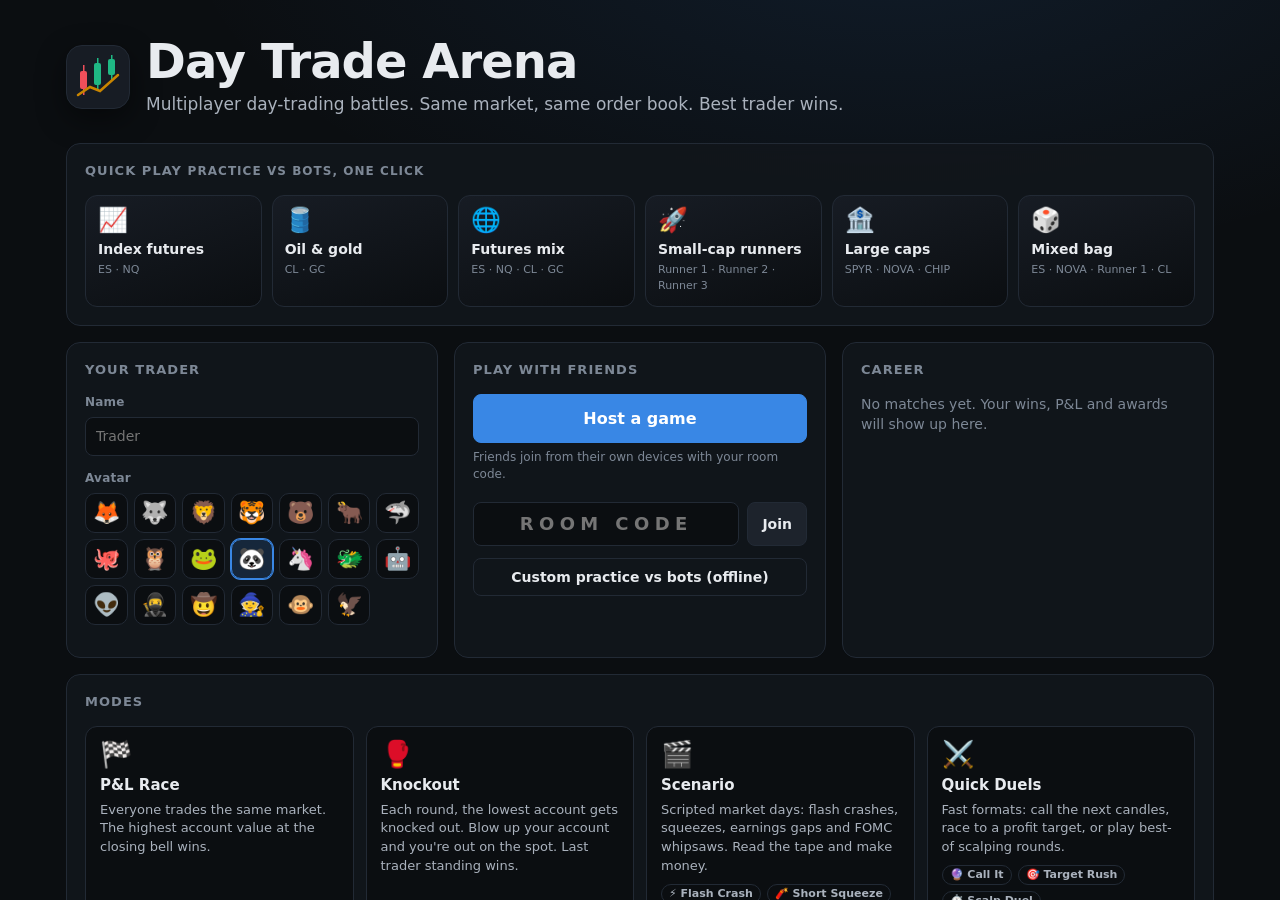
<file: daytrade-arena/index.html>
<!doctype html>
<html lang="en">
<head>
<meta charset="utf-8">
<meta name="viewport" content="width=device-width, initial-scale=1, viewport-fit=cover">
<title>Day Trade Arena</title>
<meta name="description" content="Multiplayer day-trading battles in the browser: same market, live order book, best trader wins.">
<meta name="theme-color" content="#0b0e11">
<meta name="mobile-web-app-capable" content="yes">
<meta name="apple-mobile-web-app-capable" content="yes">
<meta name="apple-mobile-web-app-status-bar-style" content="black-translucent">
<link rel="manifest" href="manifest.webmanifest">
<link rel="icon" href="icons/icon-192.png">
<link rel="apple-touch-icon" href="icons/icon-192.png">
<link rel="stylesheet" href="css/arena.css">
</head>
<body>
<noscript><p style="padding:24px;color:#e8ebef;background:#0b0e11">Day Trade Arena needs JavaScript to run.</p></noscript>

<!-- ============ HOME ============ -->
<section id="home" class="screen active" aria-labelledby="homeTitle">
  <canvas id="homeBg" class="home-bg" aria-hidden="true"></canvas>
  <div class="home-wrap">
    <header class="home-head">
      <div class="logo" aria-hidden="true">
        <svg viewBox="0 0 48 48" width="48" height="48"><rect x="6" y="18" width="7" height="18" rx="2" fill="var(--down)"/><rect x="9" y="12" width="1.5" height="30" fill="var(--down)"/><rect x="20" y="10" width="7" height="22" rx="2" fill="var(--up)"/><rect x="23" y="5" width="1.5" height="32" fill="var(--up)"/><rect x="34" y="6" width="7" height="16" rx="2" fill="var(--up)"/><rect x="37" y="2" width="1.5" height="26" fill="var(--up)"/><path d="M4 42 L16 34 L26 38 L44 22" stroke="var(--series-4)" stroke-width="2.5" fill="none" stroke-linecap="round"/></svg>
      </div>
      <div>
        <h1 id="homeTitle">Day Trade Arena</h1>
        <p class="tagline">Multiplayer day-trading battles. Same market, same order book. Best trader wins.</p>
      </div>
    </header>

    <div class="home-grid">
      <div class="card profile-card">
        <h2 class="card-title">Your trader</h2>
        <label class="field">
          <span>Name</span>
          <input id="nameInput" maxlength="16" autocomplete="nickname" spellcheck="false" placeholder="Trader">
        </label>
        <div class="field">
          <span>Avatar</span>
          <div class="avatar-grid" id="avatarGrid" role="radiogroup" aria-label="Avatar"></div>
        </div>
      </div>

      <div class="card quick-card">
        <h2 class="card-title">Quick play <span class="muted small">practice vs bots, one click</span></h2>
        <div class="qp-grid" id="quickPlay"></div>
      </div>

      <div class="card play-card">
        <h2 class="card-title">Play with friends</h2>
        <button id="btnHost" class="btn primary big">Host a game</button>
        <p class="hint">Friends join from their own devices with your room code.</p>
        <div class="join-row">
          <input id="joinCode" maxlength="5" placeholder="ROOM CODE" autocomplete="off" spellcheck="false" aria-label="Room code">
          <button id="btnJoin" class="btn">Join</button>
        </div>
        <button id="btnSolo" class="btn ghost">Custom practice vs bots (offline)</button>
        <div class="home-status" id="homeStatus" role="status" aria-live="polite"></div>
      </div>

      <div class="card modes-card">
        <h2 class="card-title">Modes</h2>
        <div class="mode-tiles" id="modeTiles"></div>
      </div>

      <div class="card career-card">
        <h2 class="card-title">Career</h2>
        <div id="careerBody"></div>
      </div>
    </div>

    <footer class="home-foot">
      <button class="linkbtn" data-open="help">How to play</button>
      <button class="linkbtn" data-open="keys">Hotkeys</button>
      <button class="linkbtn" data-open="settings">Settings</button>
      <a class="linkbtn" href="../">Back to Tradalytics</a>
    </footer>
  </div>
</section>

<!-- ============ LOBBY ============ -->
<section id="lobby" class="screen" aria-label="Lobby">
  <header class="lobby-top">
    <button class="btn ghost small" id="btnLeaveLobby">← Leave</button>
    <div class="room-chip">
      <span class="room-label">Room</span>
      <span class="room-code" id="roomCode">—</span>
      <button class="btn small" id="btnCopyCode" title="Copy the room code">Copy code</button>
      <button class="btn small" id="btnCopyLink" title="Copy an invite link">Copy invite link</button>
    </div>
    <div class="net-status" id="netStatus"></div>
  </header>
  <div class="lobby-grid">
    <div class="card players-card">
      <div class="card-head"><h2 class="card-title">Traders <span class="muted" id="playerCount"></span></h2></div>
      <ol class="player-list" id="playerList"></ol>
      <div class="bot-controls" id="botControls"></div>
    </div>
    <div class="card settings-card">
      <div class="card-head"><h2 class="card-title">Game</h2><span class="muted" id="settingsNote"></span></div>
      <div id="settingsBody"></div>
    </div>
    <div class="card chat-card">
      <div class="card-head"><h2 class="card-title">Chat</h2></div>
      <div class="chat-log" id="lobbyChat" aria-live="polite"></div>
      <form class="chat-form" data-chat>
        <input maxlength="200" placeholder="Say something…" aria-label="Chat message">
        <button class="btn small">Send</button>
      </form>
      <div class="emote-row" data-emotes></div>
    </div>
  </div>
  <footer class="lobby-foot">
    <span class="muted small lobby-tip" id="lobbyTip"></span>
    <span class="muted" id="readyNote"></span>
    <button class="btn big" id="btnReady">I'm ready</button>
    <button class="btn primary big" id="btnStart">Start match</button>
  </footer>
</section>

<!-- ============ GAME ============ -->
<section id="game" class="screen" aria-label="Match" data-mtab="chart">
  <header class="hud">
    <button class="icon-btn" id="btnMenu" aria-label="Match menu" title="Menu">☰</button>
    <div class="hud-mode" id="hudMode"></div>
    <div class="hud-clock">
      <div class="clock-row"><span class="mkt-clock" id="hudClock">9:30:00</span><span class="time-left" id="hudLeft">—</span></div>
      <div class="session-bar" aria-hidden="true"><span id="hudProgress"></span></div>
    </div>
    <div class="hud-stat">
      <span class="stat-label">Account</span>
      <span class="stat-value" id="hudEquity">—</span>
      <span class="stat-sub" id="hudPct">—</span>
    </div>
    <div class="hud-stat">
      <span class="stat-label">Day P&amp;L</span>
      <span class="stat-value" id="hudPnl">—</span>
      <span class="stat-sub" id="hudPnlSplit">—</span>
    </div>
    <div class="hud-stat hud-bp" title="Buying power used">
      <canvas id="bpGauge" width="30" height="30" aria-hidden="true"></canvas>
      <div><span class="stat-label">Buying power</span><span class="stat-value small" id="hudBp">—</span></div>
    </div>
    <div class="hud-stat hud-rank"><span class="stat-label">Rank</span><span class="stat-value" id="hudRank">—</span></div>
    <div class="hud-extra" id="hudExtra"></div>
    <button class="icon-btn" id="btnMute" aria-label="Sound on or off" title="Sound">🔊</button>
    <button class="icon-btn" id="btnHelpKeys" aria-label="Hotkeys" title="Hotkeys (?)">⌨</button>
  </header>

  <div class="game-grid">
    <aside class="col-left">
      <div class="panel" data-tab="board">
        <div class="panel-head"><h3>Watchlist</h3><span class="muted small" id="wlNote"></span></div>
        <div class="watchlist" id="watchlist"></div>
      </div>
      <div class="panel grow" data-tab="board">
        <div class="panel-head tabs" role="tablist">
          <button class="tab active" data-boardtab="lb" role="tab">Leaderboard</button>
          <button class="tab" data-boardtab="race" role="tab">Race</button>
        </div>
        <div class="board-body">
          <ol class="leaderboard" id="leaderboard"></ol>
          <div class="race-wrap" hidden><canvas id="raceChart"></canvas></div>
        </div>
      </div>
      <div class="panel chat-panel" data-tab="chat">
        <div class="panel-head"><h3>Chat</h3></div>
        <div class="chat-log" id="gameChat" aria-live="polite"></div>
        <form class="chat-form" data-chat><input maxlength="200" placeholder="Enter to chat…" aria-label="Chat message" id="gameChatInput"><button class="btn small">Send</button></form>
        <div class="emote-row" data-emotes></div>
      </div>
    </aside>

    <main class="col-center">
      <div class="panel chart-panel" data-tab="chart">
        <div class="chart-toolbar" id="chartToolbar">
          <div class="sym-title" id="symTitle"></div>
          <div class="tb-group" id="tfGroup" role="group" aria-label="Timeframe"></div>
          <select id="tfSelect" class="select small tf-select" aria-label="Timeframe"></select>
          <span class="tb-break" aria-hidden="true"></span>
          <select id="chartType" class="select small" aria-label="Chart type">
            <option value="candles">Candles</option><option value="heikin">Heikin-Ashi</option><option value="ohlc">OHLC bars</option><option value="line">Line</option><option value="area">Area</option>
          </select>
          <div class="tb-dropdown">
            <button class="btn small" id="btnInd" aria-haspopup="true">Indicators ▾</button>
            <div class="dropdown" id="indMenu" hidden></div>
          </div>
          <div class="tb-dropdown">
            <button class="btn small" id="btnDraw" aria-haspopup="true" title="Drawing tools (H horizontal line, T trend line)">✏️ Draw ▾</button>
            <div class="dropdown tool-menu" id="drawMenu" hidden><div id="toolGroup" role="group" aria-label="Drawing tools"></div></div>
          </div>
          <div class="tb-group view-group" role="group" aria-label="Chart view">
            <button type="button" id="btnLevels" aria-pressed="true" title="Key levels and confluence zones (L)">Levels</button>
            <button type="button" id="btnToday" title="Fit today's session (D)">Today</button>
            <button type="button" id="btnAll" title="Show all the history (A)">All</button>
          </div>
          <button class="btn small" id="btnGrid" title="Show every symbol at once (G)" aria-pressed="false">⊞ Grid</button>
          <button class="btn small" id="btnWide" title="Wider chart: hide the watchlist and leaderboard (W)" aria-pressed="false">⇔ Wide</button>
          <button class="btn small icon-only" id="btnShot" title="Save the chart as a picture" aria-label="Save the chart as a picture">📷</button>
        </div>
        <div class="chart-info" id="chartInfo" aria-live="polite"></div>
        <div class="chart-wrap">
          <canvas id="chart" aria-label="Price chart"></canvas>
          <div class="chart-grid" id="chartGrid" hidden></div>
          <button class="btn small live-btn" id="btnLive" hidden>Back to live ⟶</button>
          <div class="halt-banner" id="haltBanner" hidden></div>
          <div class="quick-bar" id="quickBar">
            <button class="btn buy" data-quick="buy">Buy</button>
            <span class="quick-qty" id="quickQty">100</span>
            <button class="btn sell" data-quick="sell">Sell</button>
            <button class="btn ghost" data-quick="flat">Flat</button>
          </div>
        </div>
      </div>
      <div class="panel bottom-panel" data-tab="trade">
        <div class="panel-head tabs" role="tablist">
          <button class="tab active" data-btab="pos" role="tab">Positions</button>
          <button class="tab" data-btab="ord" role="tab">Orders <span class="badge" id="ordCount"></span></button>
          <button class="tab" data-btab="fills" role="tab">Fills</button>
          <button class="tab" data-btab="trips" role="tab">Trades</button>
          <button class="tab" data-btab="news" role="tab">News <span class="badge" id="newsCount"></span></button>
          <button class="tab" data-btab="cal" role="tab">Calendar <span class="badge" id="calCount"></span></button>
        </div>
        <div class="bottom-body" id="bottomBody"></div>
      </div>
    </main>

    <aside class="col-right">
      <div class="panel ladder-panel" data-tab="book">
        <div class="panel-head"><h3>Price ladder</h3><span class="muted small" id="spreadNote"></span><button class="btn tiny" id="btnCenter" title="Recenter (Space)">Center</button></div>
        <div class="ladder-wrap"><canvas id="ladder" aria-label="Price ladder: click a bid to buy, an ask to sell"></canvas></div>
      </div>
      <div class="panel ticket-panel" data-tab="trade" id="ticket"></div>
      <div class="panel predict-panel" id="predictPanel" hidden></div>
      <div class="panel tape-panel" data-tab="book">
        <div class="panel-head tabs" role="tablist">
          <button class="tab active" data-ttab="tape" role="tab">Time &amp; sales</button>
          <button class="tab" data-ttab="depth" role="tab">Depth</button>
          <button class="tab" data-ttab="levels" role="tab">Levels</button>
          <span class="muted small tape-speed" id="tapeSpeed"></span>
        </div>
        <div class="tape-wrap"><canvas id="tape"></canvas><canvas id="depth" hidden></canvas><div class="levels-list" id="levelsList" hidden></div></div>
      </div>
    </aside>
  </div>

  <div class="news-ticker" id="newsTicker" aria-live="polite"><div class="ticker-track" id="tickerTrack"></div></div>

  <nav class="mobile-tabs" aria-label="Match sections">
    <button data-mtab="chart" class="active">📈<span>Chart</span></button>
    <button data-mtab="book">📊<span>Book</span></button>
    <button data-mtab="trade">🎫<span>Trade</span></button>
    <button data-mtab="board">🏆<span>Board</span></button>
    <button data-mtab="chat">💬<span>Chat</span></button>
  </nav>

  <div class="overlay-center" id="countdown" hidden></div>
  <div class="overlay-center" id="intermission" hidden></div>
  <div class="spectate-bar" id="spectateBar" hidden></div>
  <div class="coach" id="coach" hidden></div>
</section>

<!-- ============ RESULTS ============ -->
<section id="results" class="screen" aria-label="Results">
  <header class="results-head">
    <div>
      <h1 id="resTitle">Results</h1>
      <p class="muted" id="resSub"></p>
    </div>
    <div class="results-actions">
      <button class="btn" id="btnResLeave">Leave room</button>
      <button class="btn primary" id="btnResLobby">Back to lobby</button>
    </div>
  </header>
  <div class="podium" id="podium"></div>
  <div class="results-tabs tabs" role="tablist">
    <button class="tab active" data-rtab="stand">Standings</button>
    <button class="tab" data-rtab="awards">Awards</button>
    <button class="tab" data-rtab="race">Equity race</button>
    <button class="tab" data-rtab="charts">Charts</button>
    <button class="tab" data-rtab="replay">Replay</button>
    <button class="tab" data-rtab="trips">My trades</button>
    <button class="tab" data-rtab="export">Export</button>
  </div>
  <div class="results-body" id="resultsBody"></div>
</section>

<!-- ============ shared overlays ============ -->
<div class="toasts" id="toasts" aria-live="polite"></div>
<div class="modal-root" id="modalRoot" hidden></div>
<div class="ctx-menu" id="ctxMenu" hidden role="menu"></div>
<canvas id="fxCanvas" class="fx-canvas" aria-hidden="true"></canvas>

<script src="vendor/peerjs.min.js"></script>
<script src="js/util.js"></script>
<script src="js/config.js"></script>
<script src="js/instruments.js"></script>
<script src="js/levels.js"></script>
<script src="js/paths.js"></script>
<script src="js/market.js"></script>
<script src="js/engine.js"></script>
<script src="js/indicators.js"></script>
<script src="js/bots.js"></script>
<script src="js/host.js"></script>
<script src="js/net.js"></script>
<script src="js/client.js"></script>
<script src="js/chart.js"></script>
<script src="js/widgets.js"></script>
<script src="js/fx.js"></script>
<script src="js/audio.js"></script>
<script src="js/ui-core.js"></script>
<script src="js/ui-home.js"></script>
<script src="js/ui-game.js"></script>
<script src="js/ui-results.js"></script>
<script src="js/app.js"></script>
</body>
</html>
</file>
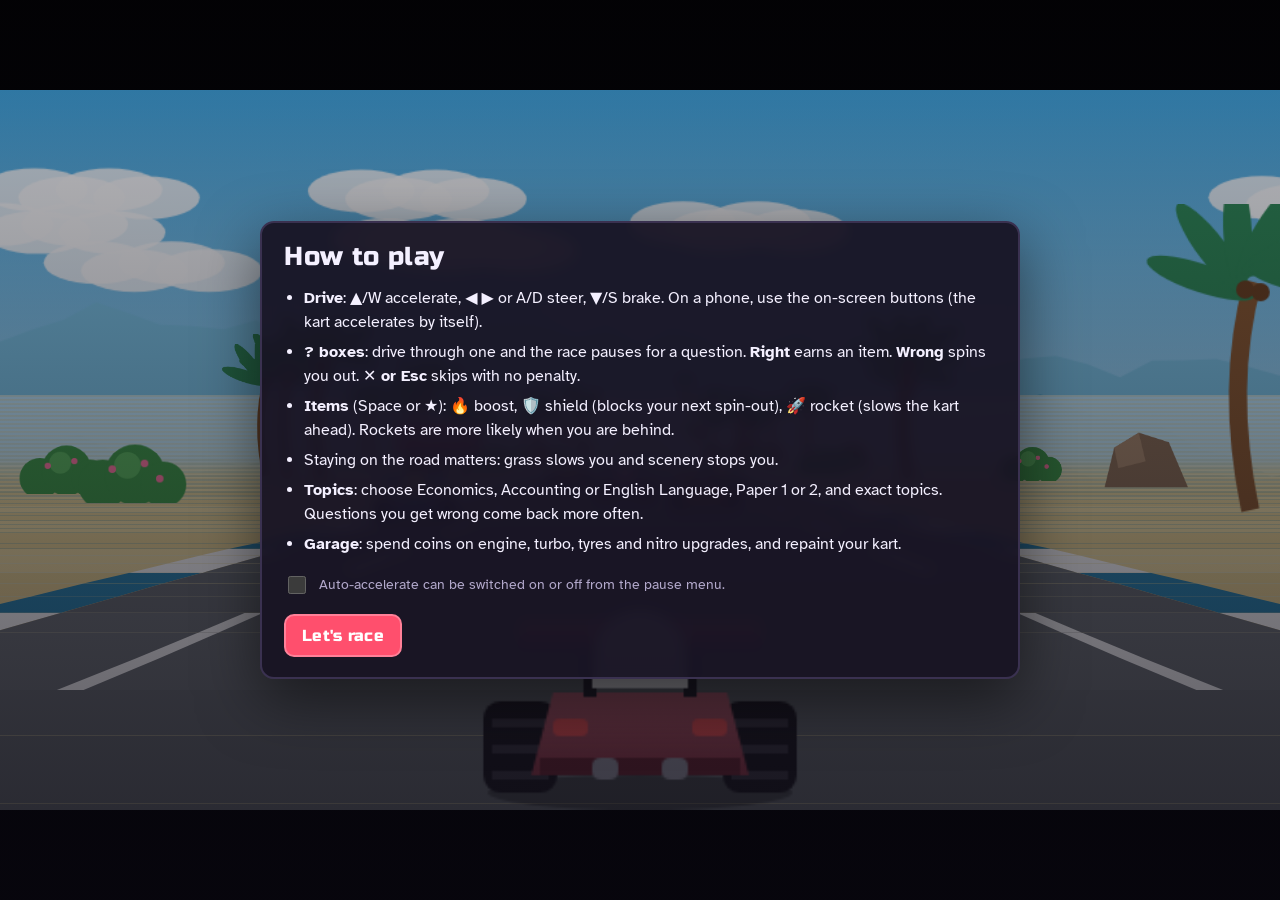
<file: kart/index.html>
<!doctype html>
<html lang="en">
<head>
<meta charset="utf-8">
<meta name="viewport" content="width=device-width, initial-scale=1, viewport-fit=cover">
<title>Revision Rally</title>
<meta name="theme-color" content="#14111c">
<meta name="description" content="A kart racing revision game for Cambridge AS Economics, Accounting and English Language.">
<link rel="manifest" href="manifest.webmanifest">
<link rel="icon" href="icons/icon-192.png">
<link rel="apple-touch-icon" href="icons/icon-192.png">
<link rel="preconnect" href="https://fonts.googleapis.com">
<link rel="preconnect" href="https://fonts.gstatic.com" crossorigin>
<link rel="stylesheet" href="https://fonts.googleapis.com/css2?family=Russo+One&family=Atkinson+Hyperlegible:wght@400;700&display=swap">
<style>
/* Layout: full-screen racing canvas; arcade panels (dark glass, chequered accents) float over it. */
:root {
  color-scheme: dark;
  --bg: #14111c;
  --panel: rgba(24, 20, 36, 0.94);
  --line: #3a3150;
  --text: #f4f0ff;
  --muted: #b3a9cc;
  --hot: #ff4f6d;
  --gold: #ffcf3f;
  --go: #2ecc71;
  --econ: #e0566e; --acc: #22a393; --eng: #8d6fd1;
  --f-display: 'Russo One', 'Arial Black', system-ui, sans-serif;
  --f-body: 'Atkinson Hyperlegible', 'Segoe UI', system-ui, sans-serif;
}
* { box-sizing: border-box; }
html, body { height: 100%; }
body { margin: 0; background: var(--bg); color: var(--text); font: 16px/1.5 var(--f-body); overflow: hidden; }
button, input, textarea { font: inherit; color: inherit; }
:focus-visible { outline: 3px solid var(--gold); outline-offset: 2px; }
[hidden] { display: none !important; }
#stage { position: fixed; inset: 0; display: flex; align-items: center; justify-content: center; background: #000; }
#road { display: block; }

/* menus */
#menus { position: fixed; inset: 0; display: flex; align-items: center; justify-content: center; padding: 16px; background: linear-gradient(180deg, rgba(10, 8, 18, 0.25), rgba(10, 8, 18, 0.7)); z-index: 10; }
.screen { width: min(760px, 100%); max-height: 100%; overflow: auto; background: var(--panel); border: 2px solid var(--line); border-radius: 14px; padding: 20px 22px; display: flex; flex-direction: column; gap: 14px; box-shadow: 0 20px 60px rgba(0, 0, 0, 0.5); backdrop-filter: blur(6px); }
.screen h2 { margin: 0; font: 400 26px/1.1 var(--f-display); letter-spacing: 0.5px; text-wrap: balance; }
.screen h3 { margin: 6px 0 0; font: 400 17px var(--f-display); }
.screen p { margin: 0; }
.head { display: flex; justify-content: space-between; align-items: center; gap: 12px; flex-wrap: wrap; }
.wallet { font: 400 15px var(--f-display); color: var(--gold); }
.logo { font: 400 clamp(38px, 9vw, 68px)/0.95 var(--f-display); letter-spacing: 1px; text-transform: uppercase; background: linear-gradient(180deg, #fff 30%, var(--gold)); -webkit-background-clip: text; background-clip: text; color: transparent; text-shadow: none; }
.logo-sub { color: var(--muted); }
.flag { height: 10px; background: repeating-conic-gradient(#fff 0 25%, #111 0 50%) 0 0 / 20px 20px; border-radius: 3px; }
.menu { display: grid; grid-template-columns: repeat(auto-fit, minmax(150px, 1fr)); gap: 10px; }
.btn { border: 2px solid var(--line); background: #231d33; border-radius: 10px; padding: 10px 16px; cursor: pointer; font: 400 16px var(--f-display); letter-spacing: 0.3px; transition: transform 0.08s, background 0.15s; }
.btn:hover:not(:disabled) { background: #2f2645; transform: translateY(-1px); }
.btn:disabled { opacity: 0.45; cursor: not-allowed; }
.btn-go { background: var(--hot); border-color: #ff8098; color: #fff; }
.btn-go:hover:not(:disabled) { background: #ff6680; }
.btn-big { padding: 16px; font-size: 20px; }
.row { display: flex; flex-wrap: wrap; gap: 8px; align-items: center; }
.seg { border: 2px solid var(--line); background: #1c1729; border-radius: 999px; padding: 6px 14px; cursor: pointer; font-weight: 700; }
.seg.on { background: var(--gold); border-color: var(--gold); color: #1a1426; }
.seg:disabled { opacity: 0.4; cursor: not-allowed; }
.muted { color: var(--muted); font-size: 14px; }
.note { background: #1c1729; border-left: 4px solid var(--gold); padding: 8px 12px; border-radius: 6px; font-size: 15px; }
#study-line { color: var(--muted); font-size: 14px; }
.track-grid { display: grid; grid-template-columns: repeat(auto-fit, minmax(160px, 1fr)); gap: 10px; }
.track-card { text-align: left; border: 2px solid var(--line); background: #1c1729; border-radius: 12px; padding: 0 0 12px; cursor: pointer; display: flex; flex-direction: column; gap: 4px; overflow: hidden; min-width: 0; }
.track-card:hover:not(:disabled) { border-color: var(--gold); }
.track-card:disabled { opacity: 0.5; cursor: not-allowed; }
.track-card b, .track-card small, .track-card .medal { padding: 0 12px; }
.track-card b { font: 400 17px var(--f-display); }
.track-card small { color: var(--muted); }
.track-art { height: 70px; background: linear-gradient(180deg, var(--a) 0 45%, var(--b) 45% 100%); position: relative; }
.track-art::after { content: ''; position: absolute; left: 50%; bottom: 0; width: 70%; height: 55%; transform: translateX(-50%); background: var(--c); clip-path: polygon(44% 0, 56% 0, 100% 100%, 0 100%); }
.medal { font-size: 14px; font-weight: 700; color: var(--gold); }
.up-grid { display: flex; flex-direction: column; gap: 8px; }
.up { display: flex; justify-content: space-between; align-items: center; gap: 12px; background: #1c1729; border-radius: 10px; padding: 10px 12px; }
.up small { color: var(--muted); }
.pips { color: var(--gold); letter-spacing: 2px; }
.tag { font: 400 14px var(--f-display); color: var(--go); }
.swatch { width: 34px; height: 34px; border-radius: 50%; border: 3px solid transparent; cursor: pointer; }
.swatch.on { border-color: #fff; }
#kart-preview { display: flex; justify-content: center; }
.kart-img { width: 200px; height: auto; }
.topics { display: flex; flex-direction: column; gap: 10px; }
fieldset { border: 1px solid var(--line); border-radius: 8px; margin: 0; padding: 6px 12px 8px; min-width: 0; }
legend { color: var(--gold); font-weight: 700; padding: 0 4px; font-size: 14px; }
.topic { display: flex; gap: 10px; align-items: center; padding: 3px 0; cursor: pointer; }
.topic input, .point input { width: 18px; height: 18px; accent-color: var(--gold); flex: none; }
.stat-row { display: grid; grid-template-columns: repeat(4, 1fr); gap: 8px; }
.stat-row div { background: #1c1729; border-radius: 10px; padding: 8px; text-align: center; }
.stat-row b { display: block; font: 400 24px var(--f-display); font-variant-numeric: tabular-nums; }
.stat-row small { color: var(--muted); }
.ts { display: grid; grid-template-columns: minmax(0, 1.5fr) minmax(60px, 1fr) auto; gap: 10px; align-items: center; font-size: 14px; }
.ts small { color: var(--muted); white-space: nowrap; font-variant-numeric: tabular-nums; }
.bar { height: 10px; background: #1c1729; border-radius: 5px; overflow: hidden; }
.bar span { display: block; height: 100%; background: var(--go); }
.bar.mid span { background: var(--gold); } .bar.bad span { background: var(--hot); }
.big-place { font: 400 44px var(--f-display) !important; color: var(--gold); }
.standings { margin: 0; padding-left: 26px; columns: 2; }
.standings .you { color: var(--gold); font-weight: 700; }
.help ul { margin: 0; padding-left: 20px; display: flex; flex-direction: column; gap: 6px; }
kbd, .kbd { font: 400 12px var(--f-display); border: 1px solid var(--muted); border-radius: 4px; padding: 1px 5px; }

/* HUD */
#hud { position: fixed; inset: 0; pointer-events: none; z-index: 5; }
.hud-tl, .hud-tr { position: absolute; top: calc(10px + env(safe-area-inset-top, 0px)); display: flex; gap: 10px; align-items: flex-start; }
.hud-tl { left: 16px; } .hud-tr { right: 16px; flex-direction: column; align-items: flex-end; }
.place { font: 400 56px/0.9 var(--f-display); color: #fff; text-shadow: 3px 3px 0 #000, 0 0 18px rgba(255, 79, 109, 0.6); }
.place small { font-size: 24px; color: var(--muted); }
.hud-box { background: rgba(10, 8, 18, 0.65); border-radius: 10px; padding: 6px 12px; font: 400 16px var(--f-display); font-variant-numeric: tabular-nums; }
.item-wrap { display: flex; flex-direction: column; align-items: center; gap: 4px; }
.item-slot { width: 64px; height: 64px; border-radius: 14px; border: 3px solid var(--gold); background: rgba(10, 8, 18, 0.7); display: grid; place-items: center; font-size: 34px; }
.item-slot.empty { border-style: dashed; border-color: var(--muted); }
#h-item-name { font: 400 12px var(--f-display); text-transform: uppercase; color: var(--muted); }
.track-bar { position: absolute; left: 50%; bottom: calc(14px + env(safe-area-inset-bottom, 0px)); transform: translateX(-50%); width: min(420px, 60vw); height: 8px; border-radius: 4px; background: rgba(255, 255, 255, 0.25); }
.track-bar i { position: absolute; top: -3px; width: 14px; height: 14px; border-radius: 50%; transform: translateX(-50%); border: 2px solid #000; }
.track-bar i.me { background: #fff; width: 18px; height: 18px; top: -5px; z-index: 2; }
#p-pause { position: absolute; right: 16px; bottom: calc(16px + env(safe-area-inset-bottom, 0px)); pointer-events: auto; }
#count { position: fixed; inset: 0; display: grid; place-items: center; font: 400 120px var(--f-display); color: var(--gold); text-shadow: 6px 6px 0 #000; pointer-events: none; z-index: 6; }
#event { position: fixed; top: 22%; left: 50%; transform: translateX(-50%); background: rgba(10, 8, 18, 0.8); border: 2px solid var(--gold); color: #fff; padding: 8px 18px; border-radius: 999px; font: 400 18px var(--f-display); z-index: 7; pointer-events: none; white-space: nowrap; max-width: calc(100% - 32px); overflow: hidden; text-overflow: ellipsis; }
#event.pop { animation: pop 0.3s ease-out; }
@keyframes pop { from { transform: translate(-50%, -10px) scale(0.9); opacity: 0; } }
.pad { display: none; position: fixed; left: 0; right: 0; bottom: calc(40px + env(safe-area-inset-bottom, 0px)); justify-content: space-between; padding: 0 16px; z-index: 6; pointer-events: none; }
.pad > div { display: flex; gap: 10px; pointer-events: auto; }
.pad button { width: 66px; height: 66px; border-radius: 50%; border: 2px solid rgba(255, 255, 255, 0.5); background: rgba(20, 17, 28, 0.55); color: #fff; font: 400 22px var(--f-display); touch-action: none; user-select: none; -webkit-user-select: none; }
.pad .pad-item { background: rgba(255, 207, 63, 0.7); color: #1a1426; }
@media (pointer: coarse) { .pad { display: flex; } #p-pause { bottom: auto; top: calc(110px + env(safe-area-inset-top, 0px)); } }

/* question card */
#qmodal { position: fixed; inset: 0; z-index: 20; display: flex; align-items: center; justify-content: center; padding: 16px; background: rgba(8, 6, 14, 0.55); }
.qcard { width: min(760px, 100%); max-height: 100%; display: flex; flex-direction: column; background: #fffaf2; color: #231d33; border-radius: 14px; border: 3px solid var(--gold); box-shadow: 0 20px 60px rgba(0, 0, 0, 0.6); overflow: hidden; }
.q-top { display: flex; align-items: center; gap: 8px; padding: 10px 14px; background: #231d33; color: #fff; }
.q-meta { display: flex; flex-wrap: wrap; gap: 6px; }
.q-reason { flex: 1; text-align: right; font: 400 15px var(--f-display); color: var(--gold); }
.x { width: 34px; height: 34px; border-radius: 8px; border: 2px solid #5a4f74; background: #2f2645; color: #fff; cursor: pointer; flex: none; font-weight: 700; }
.chip { display: inline-block; border-radius: 999px; padding: 1px 9px; font-size: 13px; font-weight: 700; background: #3a3150; }
.chip-econ { background: var(--econ); } .chip-acc { background: var(--acc); } .chip-eng { background: var(--eng); }
.q-scroll { padding: 14px 18px; overflow: auto; display: flex; flex-direction: column; gap: 10px; }
.q-graph { display: flex; justify-content: center; }
.econ-graph { width: 100%; max-width: 420px; height: auto; border: 2px solid #231d33; border-radius: 8px; }
.q-stem { font-size: 17px; overflow-x: auto; }
.q-stem p { margin: 0 0 6px; }
.qt { border-collapse: collapse; margin: 8px 0; font-size: 15px; font-variant-numeric: tabular-nums; }
.qt th, .qt td { border: 1.5px solid #231d33; padding: 3px 10px; text-align: right; }
.qt th:first-child, .qt td:first-child { text-align: left; }
.qt th { background: #efe6d3; }
.marks { font-weight: 700; color: #6a5f80; }
.extract { margin: 6px 0; border: 2px solid #231d33; border-radius: 8px; padding: 10px 14px; background: #fff; font-size: 15.5px; }
.extract figcaption { font-weight: 700; color: #6a5f80; font-size: 13px; }
.extract .small { font-size: 12.5px; color: #6a5f80; }
.q-body { display: flex; flex-direction: column; gap: 8px; }
.opt { display: flex; gap: 10px; align-items: flex-start; text-align: left; border: 2px solid #d9cfbd; background: #fff; border-radius: 10px; padding: 9px 12px; cursor: pointer; color: #231d33; }
.opt.focus { border-color: #231d33; background: #fff6d6; }
.opt.right { background: #d9f5e3; border-color: var(--go); }
.opt.wrong { background: #fde0e3; border-color: var(--hot); }
.opt-key { font: 400 14px var(--f-display); background: #231d33; color: #fff; border-radius: 6px; padding: 2px 7px; flex: none; }
.num-row { display: flex; gap: 8px; }
.num-row input, #draft { border: 2px solid #231d33; border-radius: 8px; padding: 8px 10px; background: #fff; color: #231d33; width: 100%; min-width: 0; }
.num-row input { max-width: 260px; font-size: 18px; }
.qcard .btn { background: #231d33; color: #fff; border-color: #231d33; }
.qcard .btn-go { background: var(--hot); border-color: var(--hot); }
.points { display: flex; flex-direction: column; gap: 6px; }
.point { display: flex; gap: 8px; align-items: flex-start; padding: 6px 8px; border: 1.5px solid #e6dcc8; border-radius: 8px; background: #fff; cursor: pointer; }
.q-feedback { border-radius: 10px; padding: 10px 12px; }
.q-feedback.ok { background: #d9f5e3; } .q-feedback.no { background: #fde0e3; }
.fb-t { font: 400 18px var(--f-display); margin: 0 0 4px; }
.q-foot { display: flex; justify-content: flex-end; align-items: center; gap: 8px; padding: 10px 14px; border-top: 1px solid #e6dcc8; }
.hint { color: #6a5f80; font-size: 13px; }
@media (max-width: 560px) { .place { font-size: 40px; } .stat-row { grid-template-columns: repeat(2, 1fr); } .standings { columns: 1; } .screen { padding: 16px; } }
@media (prefers-reduced-motion: reduce) { #event.pop { animation: none; } }
</style>
</head>
<body>
<div id="stage"><canvas id="road" aria-label="Race track view"></canvas></div>

<div id="hud" hidden>
  <div class="hud-tl"><div class="place" id="h-place">6<small>/6</small></div><div class="hud-box"><div id="h-lap">Lap 1/3</div><div id="h-time">0:00.0</div><div id="h-speed">0 km/h</div></div></div>
  <div class="hud-tr"><div class="item-wrap"><div class="item-slot empty" id="h-item"></div><span id="h-item-name">Hit a ? box</span></div></div>
  <div class="track-bar" id="h-track"></div>
  <button class="btn" id="p-pause" type="button">Pause <kbd>Esc</kbd></button>
</div>
<div id="count" hidden>3</div>
<div id="event" role="status" hidden></div>
<div class="pad" aria-hidden="true">
  <div><button data-pad="left" type="button">◀</button><button data-pad="right" type="button">▶</button></div>
  <div><button class="pad-item" data-pad="item" type="button">★</button><button data-pad="down" type="button">■</button><button data-pad="up" type="button">▲</button></div>
</div>

<div id="menus">
  <section class="screen" id="scr-title">
    <div class="flag"></div>
    <div><div class="logo">Revision<br>Rally</div><p class="logo-sub">Race your rivals. Every ? box is an AS Level question.</p></div>
    <div class="menu">
      <button class="btn btn-go btn-big" id="b-race" type="button">Race</button>
      <button class="btn btn-big" id="b-garage" type="button">Garage</button>
      <button class="btn btn-big" id="b-topics" type="button">Topics</button>
      <button class="btn" id="b-stats" type="button">Stats</button>
      <button class="btn" id="b-help" type="button">How to play</button>
    </div>
    <div class="head"><span id="study-line"></span><span class="wallet"></span></div>
  </section>

  <section class="screen" id="scr-select" hidden>
    <div class="head"><h2>Choose a track</h2><span class="wallet"></span></div>
    <div class="row" id="cc-row"></div>
    <p class="muted">Finish in the top 3 to unlock the next track. Podium every track at one class to unlock the next, faster class.</p>
    <div class="track-grid" id="track-grid"></div>
    <div class="row"><button class="btn" data-back type="button">Back</button></div>
  </section>

  <section class="screen" id="scr-garage" hidden>
    <div class="head"><h2>Garage</h2><span class="wallet"></span></div>
    <div id="kart-preview"></div>
    <div class="row" id="color-row"></div>
    <div class="up-grid" id="up-grid"></div>
    <p class="muted">Earn coins by answering correctly (5 each, more on a streak) and by finishing high.</p>
    <div class="row"><button class="btn" data-back type="button">Back</button></div>
  </section>

  <section class="screen" id="scr-topics" hidden>
    <div class="head"><h2>What to revise</h2></div>
    <div id="topics-body"></div>
    <div class="row"><button class="btn btn-go" data-back type="button">Done</button></div>
  </section>

  <section class="screen" id="scr-stats" hidden>
    <div class="head"><h2>Stats</h2></div>
    <div id="stats-body"></div>
    <div class="row"><button class="btn" data-back type="button">Back</button></div>
  </section>

  <section class="screen help" id="scr-help" hidden>
    <div class="head"><h2>How to play</h2></div>
    <ul>
      <li><b>Drive</b>: ▲/W accelerate, ◀ ▶ or A/D steer, ▼/S brake. On a phone, use the on-screen buttons (the kart accelerates by itself).</li>
      <li><b>? boxes</b>: drive through one and the race pauses for a question. <b>Right</b> earns an item. <b>Wrong</b> spins you out. <b>✕ or Esc</b> skips with no penalty.</li>
      <li><b>Items</b> (Space or ★): 🔥 boost, 🛡️ shield (blocks your next spin-out), 🚀 rocket (slows the kart ahead). Rockets are more likely when you are behind.</li>
      <li>Staying on the road matters: grass slows you and scenery stops you.</li>
      <li><b>Topics</b>: choose Economics, Accounting or English Language, Paper 1 or 2, and exact topics. Questions you get wrong come back more often.</li>
      <li><b>Garage</b>: spend coins on engine, turbo, tyres and nitro upgrades, and repaint your kart.</li>
    </ul>
    <label class="topic"><input type="checkbox" id="auto-gas-help" disabled><span class="muted">Auto-accelerate can be switched on or off from the pause menu.</span></label>
    <div class="row"><button class="btn btn-go" data-back type="button">Let's race</button></div>
  </section>

  <section class="screen" id="scr-results" hidden>
    <div class="flag"></div>
    <div class="head"><h2>Results</h2><span class="wallet"></span></div>
    <div id="results-body"></div>
    <div class="row"><button class="btn btn-go" id="res-again" type="button">Race again</button><button class="btn" id="res-menu" type="button">Menu</button></div>
  </section>

  <section class="screen" id="scr-pause" hidden>
    <h2>Paused</h2>
    <label class="topic"><input type="checkbox" id="auto-gas"><span>Auto-accelerate</span></label>
    <div class="row"><button class="btn btn-go" id="p-resume" type="button">Resume</button><button class="btn" id="p-quit" type="button">Quit race</button></div>
  </section>
</div>

<div id="qmodal" hidden>
  <section class="qcard" role="dialog" aria-modal="true" aria-labelledby="q-stem">
    <div class="q-top"><div class="q-meta" id="q-meta"></div><span class="q-reason" id="q-reason"></span><button class="x" id="q-close" type="button" aria-label="Skip question" title="Skip (Esc): no penalty">✕</button></div>
    <div class="q-scroll">
      <div class="q-graph" id="q-graph" hidden></div>
      <div class="q-stem" id="q-stem"></div>
      <div class="q-body" id="q-body"></div>
      <div class="q-feedback" id="q-feedback" hidden></div>
    </div>
    <div class="q-foot" id="q-foot"></div>
  </section>
</div>

<script src="../study-town/js/bank-core.js"></script>
<script src="../study-town/js/bank-econ.js"></script>
<script src="../study-town/js/bank-econ-2.js"></script>
<script src="../study-town/js/bank-econ-3.js"></script>
<script src="../study-town/js/bank-econ-p2.js"></script>
<script src="../study-town/js/bank-acc.js"></script>
<script src="../study-town/js/bank-acc-2.js"></script>
<script src="../study-town/js/bank-acc-p2.js"></script>
<script src="../study-town/js/bank-eng.js"></script>
<script src="../study-town/js/bank-eng-2.js"></script>
<script src="../study-town/js/graphs.js"></script>
<script src="js/sprites.js"></script>
<script src="js/track.js"></script>
<script src="js/race.js"></script>
<script src="js/ui.js"></script>
</body>
</html>
</file>
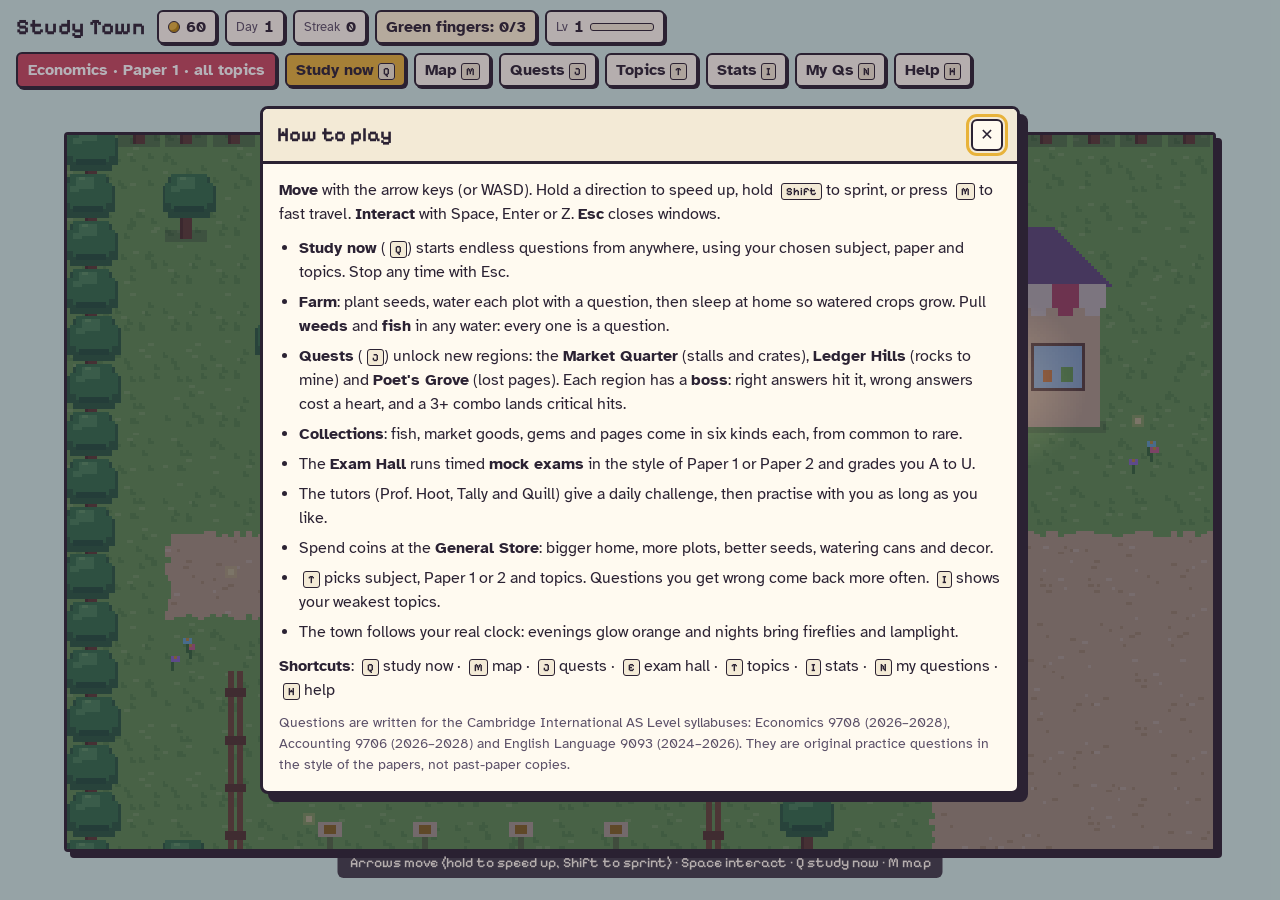
<file: study-town/index.html>
<!doctype html>
<html lang="en">
<head>
<meta charset="utf-8">
<meta name="viewport" content="width=device-width, initial-scale=1, viewport-fit=cover">
<title>Study Town</title>
<meta name="theme-color" content="#2b2233">
<meta name="description" content="A cosy town-building revision game for Cambridge AS Economics, Accounting and English Language.">
<link rel="manifest" href="manifest.webmanifest">
<link rel="icon" href="icons/icon-192.png">
<link rel="apple-touch-icon" href="icons/icon-192.png">
<meta name="apple-mobile-web-app-capable" content="yes">
<link rel="preconnect" href="https://fonts.googleapis.com">
<link rel="preconnect" href="https://fonts.gstatic.com" crossorigin>
<link rel="stylesheet" href="https://fonts.googleapis.com/css2?family=Pixelify+Sans:wght@500;700&family=Atkinson+Hyperlegible:ital,wght@0,400;0,700;1,400&display=swap">
<style>
/* Layout: one-screen game. HUD strip on top, pixel canvas stage filling the rest,
   storybook "paper" panels with hard ink shadows floating over the town. */
:root {
  color-scheme: light;
  --ink: #2b2233;
  --ink-soft: #5b5068;
  --sky: #cfe9e4;
  --paper: #fffaf0;
  --paper-2: #f3ead6;
  --leaf: #3f8f4a;
  --gold: #e8b33a;
  --berry: #d9546b;
  --ok: #2f8a4c;
  --no: #c2413a;
  --econ: #c7485f;
  --acc: #1f7f72;
  --eng: #6c4f9e;
  --f-display: 'Pixelify Sans', 'Trebuchet MS', system-ui, sans-serif;
  --f-body: 'Atkinson Hyperlegible', 'Segoe UI', system-ui, sans-serif;
  --shadow: 4px 4px 0 var(--ink);
}
* { box-sizing: border-box; }
html, body { height: 100%; }
body { margin: 0; background: var(--sky); color: var(--ink); font: 16px/1.5 var(--f-body); overflow: hidden; }
button, input, select, textarea { font: inherit; color: inherit; }
:focus-visible { outline: 3px solid var(--gold); outline-offset: 2px; }
[hidden] { display: none !important; }

#app { height: 100%; display: flex; flex-direction: column; padding: 10px 16px 12px; gap: 8px; position: relative; }

/* HUD */
.hud { display: flex; flex-wrap: wrap; gap: 8px 14px; align-items: center; justify-content: space-between; }
.hud-left, .hud-right { display: flex; flex-wrap: wrap; gap: 8px; align-items: center; min-width: 0; }
.brand { font: 700 22px/1 var(--f-display); letter-spacing: 0.5px; margin-right: 4px; }
.pill { display: inline-flex; align-items: center; gap: 6px; background: var(--paper); border: 2px solid var(--ink); border-radius: 6px; padding: 3px 9px; font-weight: 700; font-variant-numeric: tabular-nums; box-shadow: 2px 2px 0 var(--ink); }
.pill small { font-weight: 400; color: var(--ink-soft); }
.coin { width: 12px; height: 12px; border-radius: 50%; background: var(--gold); box-shadow: inset -2px -2px 0 #b8860b; border: 1.5px solid var(--ink); }
.xpbar { width: 64px; height: 8px; border: 1.5px solid var(--ink); border-radius: 3px; background: var(--paper-2); overflow: hidden; }
.xpbar span { display: block; height: 100%; background: var(--leaf); }
.study-chip { cursor: pointer; border: 2px solid var(--ink); border-radius: 6px; padding: 4px 10px; font-weight: 700; color: #fff; box-shadow: 2px 2px 0 var(--ink); background: var(--ink-soft); max-width: 100%; text-align: left; }
.study-chip.chip-econ { background: var(--econ); } .study-chip.chip-acc { background: var(--acc); } .study-chip.chip-eng { background: var(--eng); }
.study-chip.chip-mix { background: linear-gradient(90deg, var(--econ), var(--acc), var(--eng)); }
.hbtn { border: 2px solid var(--ink); background: var(--paper); border-radius: 6px; padding: 3px 9px; cursor: pointer; font-weight: 700; box-shadow: 2px 2px 0 var(--ink); }
.hbtn-go { background: var(--gold); }
.hbtn:hover { background: #fff; transform: translate(-1px, -1px); box-shadow: 3px 3px 0 var(--ink); }
.hbtn:active { transform: translate(1px, 1px); box-shadow: 1px 1px 0 var(--ink); }
.hbtn kbd, .kbd { font: 700 11px/1 var(--f-display); border: 1.5px solid var(--ink); border-radius: 3px; padding: 1px 4px; background: var(--paper-2); margin-left: 4px; }

/* Stage */
#stage { flex: 1; min-height: 0; display: flex; align-items: center; justify-content: center; position: relative; }
#view { display: block; image-rendering: pixelated; image-rendering: crisp-edges; border: 3px solid var(--ink); border-radius: 4px; box-shadow: 6px 6px 0 var(--ink); background: #7fc756; }
#hint { position: absolute; left: 50%; bottom: 10px; transform: translateX(-50%); background: rgba(43, 34, 51, 0.86); color: #fffaf0; font: 500 14px/1.2 var(--f-display); padding: 6px 12px; border-radius: 6px; white-space: nowrap; max-width: calc(100% - 24px); overflow: hidden; text-overflow: ellipsis; pointer-events: none; }

/* Touch pad */
.pad { display: none; justify-content: space-between; align-items: center; padding: 0 4px; flex: none; }
.dpad { display: grid; grid-template-columns: repeat(3, 44px); grid-template-rows: repeat(3, 44px); gap: 2px; }
.dpad button, .act { border: 2px solid var(--ink); background: rgba(255, 250, 240, 0.9); border-radius: 8px; font: 700 18px var(--f-display); touch-action: none; user-select: none; }
.act { width: 72px; height: 72px; border-radius: 50%; background: var(--gold); }
@media (pointer: coarse) { .pad { display: flex; } }
@media (pointer: coarse) and (orientation: landscape) {
  .pad { position: absolute; left: 16px; right: 16px; bottom: 12px; pointer-events: none; z-index: 5; }
  .dpad, .act { pointer-events: auto; opacity: 0.85; }
}
@media (max-height: 500px) {
  #app { padding-block: 6px; gap: 6px; }
  .brand, .hbtn kbd { display: none; }
  .pill, .hbtn, .study-chip { padding: 1px 7px; font-size: 14px; }
}

/* Panels and modal */
.overlay-wrap { position: absolute; inset: 0; display: flex; align-items: center; justify-content: center; padding: 16px; background: rgba(43, 34, 51, 0.35); z-index: 10; }
.panel, .qcard { background: var(--paper); border: 3px solid var(--ink); border-radius: 8px; box-shadow: 8px 8px 0 var(--ink); width: min(560px, 100%); max-height: 100%; display: flex; flex-direction: column; min-width: 0; }
.panel.panel-wide, .qcard { width: min(760px, 100%); }
.panel-head { display: flex; justify-content: space-between; align-items: center; gap: 12px; padding: 10px 14px; border-bottom: 3px solid var(--ink); background: var(--paper-2); border-radius: 5px 5px 0 0; }
.panel-head h2 { margin: 0; font: 700 20px/1.2 var(--f-display); text-wrap: balance; }
.x { border: 2px solid var(--ink); background: var(--paper); border-radius: 6px; width: 32px; height: 32px; cursor: pointer; font-weight: 700; flex: none; }
.panel-body, .q-scroll { padding: 14px 16px 16px; overflow: auto; min-width: 0; display: flex; flex-direction: column; gap: 12px; }
.panel-body p, .q-scroll p { margin: 0; }
.panel-body h3 { margin: 6px 0 0; font: 700 17px var(--f-display); }
.say { font-size: 17px; }
.muted { color: var(--ink-soft); font-size: 14px; }
.okmsg { color: var(--ok); font-weight: 700; }
.row { display: flex; gap: 8px; align-items: center; }
.row.wrap { flex-wrap: wrap; }
.lbl { font-weight: 700; margin-right: 4px; }
.btn { border: 2px solid var(--ink); background: var(--paper); border-radius: 6px; padding: 7px 14px; cursor: pointer; font-weight: 700; box-shadow: 3px 3px 0 var(--ink); }
.btn:hover:not(:disabled) { background: #fff; }
.btn:active:not(:disabled) { transform: translate(2px, 2px); box-shadow: 1px 1px 0 var(--ink); }
.btn:disabled { opacity: 0.45; cursor: not-allowed; box-shadow: none; }
.btn-primary { background: var(--leaf); color: #fff; }
.btn-primary:hover:not(:disabled) { background: #4aa257; }
.btn-primary .kbd { color: var(--ink); }
.btn-danger { background: var(--no); color: #fff; }
.btn-small { padding: 3px 8px; font-size: 13px; box-shadow: 2px 2px 0 var(--ink); }
.tabs { display: flex; flex-wrap: wrap; gap: 6px; }
.tab, .seg { border: 2px solid var(--ink); background: var(--paper-2); border-radius: 6px; padding: 5px 12px; cursor: pointer; font-weight: 700; }
.tab.on, .seg.on { background: var(--ink); color: var(--paper); }
.wallet { font-variant-numeric: tabular-nums; }
.grid-list { display: grid; grid-template-columns: repeat(auto-fill, minmax(230px, 1fr)); gap: 8px; }
.item { display: flex; align-items: center; justify-content: space-between; gap: 10px; text-align: left; border: 2px solid var(--ink); background: #fff; border-radius: 6px; padding: 8px 10px; cursor: pointer; min-width: 0; }
.item:hover:not(:disabled) { background: #fffbe6; }
.item:disabled { opacity: 0.55; cursor: not-allowed; }
.item small { color: var(--ink-soft); }
.price { font: 700 14px var(--f-display); white-space: nowrap; background: var(--paper-2); border: 1.5px solid var(--ink); border-radius: 4px; padding: 2px 6px; }
.swatch { width: 18px; height: 18px; border: 2px solid var(--ink); border-radius: 4px; flex: none; }
.goal { display: flex; justify-content: space-between; align-items: center; gap: 12px; border-bottom: 2px dashed var(--paper-2); padding-bottom: 8px; }
.goal > div { flex: 1; min-width: 0; }
.bar { height: 10px; background: var(--paper-2); border: 1.5px solid var(--ink); border-radius: 3px; overflow: hidden; margin: 4px 0 2px; }
.bar span { display: block; height: 100%; background: var(--leaf); }
.bar.mid span { background: var(--gold); } .bar.bad span { background: var(--no); }
.paper-note { background: var(--paper-2); border-left: 4px solid var(--ink); padding: 8px 10px; border-radius: 4px; font-size: 15px; }
.topics { display: flex; flex-direction: column; gap: 10px; }
fieldset { border: 2px solid var(--paper-2); border-radius: 6px; margin: 0; padding: 6px 10px 8px; min-width: 0; }
legend { font-weight: 700; padding: 0 4px; }
.topic { display: grid; grid-template-columns: auto 1fr auto; gap: 8px; align-items: center; padding: 4px 2px; cursor: pointer; }
.topic small { color: var(--ink-soft); font-variant-numeric: tabular-nums; }
.tid { display: inline-block; min-width: 2.2em; font-weight: 700; color: var(--ink-soft); font-variant-numeric: tabular-nums; }
.topic input, .point input { width: 18px; height: 18px; accent-color: var(--leaf); }
.sticky-foot { position: sticky; bottom: -16px; background: var(--paper); padding: 10px 0 2px; border-top: 2px solid var(--paper-2); }
.stat-row { display: grid; grid-template-columns: repeat(4, 1fr); gap: 8px; }
.stat-row div { border: 2px solid var(--ink); border-radius: 6px; padding: 6px; text-align: center; background: #fff; }
.stat-row b { display: block; font: 700 22px var(--f-display); font-variant-numeric: tabular-nums; }
.stat-row small { color: var(--ink-soft); }
.topic-stats { display: flex; flex-direction: column; gap: 6px; }
.ts { display: grid; grid-template-columns: minmax(0, 1.4fr) minmax(60px, 1fr) auto; gap: 10px; align-items: center; font-size: 14px; }
.ts small { font-variant-numeric: tabular-nums; color: var(--ink-soft); white-space: nowrap; }
.weak { border: 2px solid var(--ink); background: #fff4f0; border-radius: 6px; padding: 10px 12px; display: flex; flex-direction: column; gap: 6px; align-items: flex-start; }
.weak ul { margin: 0; padding-left: 20px; }
.help ul { margin: 0; padding-left: 20px; display: flex; flex-direction: column; gap: 6px; }
.help { display: flex; flex-direction: column; gap: 10px; }
.ed { display: flex; flex-direction: column; gap: 10px; }
.ed label { display: flex; flex-direction: column; gap: 4px; font-weight: 700; font-size: 14px; }
.ed-grid { display: grid; grid-template-columns: repeat(auto-fit, minmax(150px, 1fr)); gap: 8px; }
input:not([type]), input[inputmode], select, textarea { border: 2px solid var(--ink); border-radius: 6px; padding: 7px 9px; background: #fff; width: 100%; min-width: 0; font-weight: 400; }
textarea { resize: vertical; }
.opts { display: flex; flex-direction: column; gap: 6px; }
.opt-edit { display: flex !important; flex-direction: row !important; align-items: center; gap: 8px; }
.opt-edit input[type=radio] { width: 18px; height: 18px; accent-color: var(--leaf); flex: none; }
.mine { display: flex; flex-direction: column; gap: 6px; }
.mine-row { display: flex; justify-content: space-between; gap: 8px; align-items: center; font-size: 14px; border-bottom: 1px dashed var(--paper-2); padding-bottom: 4px; }
.io summary, .model summary { cursor: pointer; font-weight: 700; }
.io { display: flex; flex-direction: column; gap: 6px; }

/* Question card */
.q-top { display: flex; flex-wrap: wrap; gap: 6px; align-items: center; justify-content: space-between; padding: 10px 14px; border-bottom: 3px solid var(--ink); background: var(--paper-2); border-radius: 5px 5px 0 0; }
.q-meta { display: flex; flex-wrap: wrap; gap: 6px; }
.q-reason { font: 500 14px var(--f-display); color: var(--ink-soft); flex: 1; text-align: right; min-width: 0; }
.q-close { margin-left: 4px; }
.chip { display: inline-block; border: 1.5px solid var(--ink); border-radius: 4px; padding: 1px 7px; font-size: 13px; font-weight: 700; background: #fff; }
.chip-econ { background: var(--econ); color: #fff; } .chip-acc { background: var(--acc); color: #fff; } .chip-eng { background: var(--eng); color: #fff; }
.chip-soft { background: var(--paper); }
.q-graph { display: flex; justify-content: center; }
.econ-graph { width: 100%; max-width: 420px; height: auto; border: 2px solid var(--ink); border-radius: 6px; font-family: var(--f-body); }
.q-stem { font-size: 17px; line-height: 1.55; overflow-x: auto; }
.qt { border-collapse: collapse; margin: 8px 0; font-size: 15px; font-variant-numeric: tabular-nums; }
.qt th, .qt td { border: 1.5px solid var(--ink); padding: 3px 10px; text-align: right; }
.qt th:first-child, .qt td:first-child { text-align: left; }
.qt th { background: var(--paper-2); }
.marks { font-weight: 700; color: var(--ink-soft); white-space: nowrap; }
.q-body { display: flex; flex-direction: column; gap: 8px; }
.opt { display: flex; gap: 10px; align-items: flex-start; text-align: left; border: 2px solid var(--ink); background: #fff; border-radius: 6px; padding: 9px 12px; cursor: pointer; font-size: 16px; }
.opt.focus { background: #fff6d6; box-shadow: 3px 3px 0 var(--ink); }
.opt:disabled { cursor: default; }
.opt.right { background: #dff3e3; border-color: var(--ok); }
.opt.wrong { background: #fbe1df; border-color: var(--no); }
.opt-key { font: 700 14px/1 var(--f-display); border: 1.5px solid var(--ink); border-radius: 4px; padding: 3px 6px; background: var(--paper-2); flex: none; }
.num-label { font-weight: 700; font-size: 14px; }
.num-row { display: flex; gap: 8px; }
.num-row input { max-width: 260px; font-size: 18px; font-variant-numeric: tabular-nums; }
.shake { animation: shake 0.35s; border-color: var(--no) !important; }
@keyframes shake { 25% { transform: translateX(-4px); } 75% { transform: translateX(4px); } }
.points { display: flex; flex-direction: column; gap: 6px; }
.points-h { font-weight: 700; }
.point { display: grid; grid-template-columns: auto 1fr; gap: 8px; align-items: start; padding: 6px 8px; border: 1.5px solid var(--paper-2); border-radius: 6px; background: #fff; cursor: pointer; }
.q-feedback { border: 2px solid var(--ink); border-radius: 6px; padding: 10px 12px; }
.q-feedback.ok { background: #dff3e3; } .q-feedback.no { background: #fbe1df; }
.fb-title { font: 700 18px var(--f-display); margin-bottom: 4px !important; }
.q-foot { display: flex; justify-content: flex-end; align-items: center; gap: 8px; padding: 10px 14px; border-top: 2px solid var(--paper-2); }
.kbd-hint { color: var(--ink-soft); font-size: 13px; }
.extract { margin: 6px 0 10px; border: 2px solid var(--ink); background: #fff; border-radius: 6px; padding: 10px 14px; font-size: 15.5px; }
.extract figcaption { font: 700 13px var(--f-display); color: var(--ink-soft); margin-bottom: 4px; }
.extract p { margin: 0 0 6px !important; }
.extract .small { font-size: 12.5px; color: var(--ink-soft); }
.model p { margin-top: 6px !important; }

/* Quests, collections, timer, banner */
.quest-pill { cursor: pointer; font-weight: 700; max-width: 260px; overflow: hidden; text-overflow: ellipsis; white-space: nowrap; background: #fff4d6; }
.quest-done { opacity: 0.6; }
.quest-locked { opacity: 0.45; }
.col-row { display: flex; flex-direction: column; gap: 4px; }
.col-items { display: flex; flex-wrap: wrap; gap: 4px; }
.col-item { border: 1.5px dashed var(--ink-soft); border-radius: 4px; padding: 1px 6px; font-size: 13px; color: var(--ink-soft); }
.col-item.got { border-style: solid; border-color: var(--ink); background: #fff4d6; color: var(--ink); font-weight: 700; }
.q-timer { font: 700 15px var(--f-display); background: var(--ink); color: var(--paper); border-radius: 4px; padding: 2px 8px; font-variant-numeric: tabular-nums; }
.q-timer.low { background: var(--no); }
#banner { position: absolute; top: 18%; left: 50%; transform: translateX(-50%); z-index: 8; text-align: center; background: rgba(43, 34, 51, 0.88); color: var(--paper); padding: 12px 26px; border-radius: 8px; border: 3px solid var(--gold); pointer-events: none; max-width: calc(100% - 32px); }
#banner-t { font: 700 26px var(--f-display); }
#banner-s { font-size: 15px; }
#banner.show { animation: banner 3.2s ease forwards; }
@keyframes banner { 0% { opacity: 0; transform: translate(-50%, -10px); } 12%, 80% { opacity: 1; transform: translate(-50%, 0); } 100% { opacity: 0; } }

/* Toast and day fade */
#toast { position: absolute; top: 10px; left: 50%; transform: translateX(-50%); background: var(--ink); color: var(--paper); padding: 8px 14px; border-radius: 6px; font: 500 15px var(--f-display); z-index: 20; box-shadow: 3px 3px 0 rgba(0, 0, 0, 0.25); max-width: calc(100% - 32px); text-align: center; }
#toast.show { animation: pop 0.25s ease-out; }
@keyframes pop { from { transform: translate(-50%, -8px); opacity: 0; } }
#fade { position: absolute; inset: 0; background: #1d1726; color: var(--paper); display: flex; flex-direction: column; align-items: center; justify-content: center; gap: 8px; z-index: 30; text-align: center; padding: 16px; }
#fade.go { animation: fade 2.4s ease forwards; }
#fade-t { font: 700 40px var(--f-display); }
@keyframes fade { 0% { opacity: 0; } 15%, 70% { opacity: 1; } 100% { opacity: 0; } }
@media (prefers-reduced-motion: reduce) { #fade.go, #toast.show, .shake { animation: none; } }

@media (max-width: 640px) {
  #app { padding: 8px 16px; gap: 6px; }
  .brand { display: none; }
  .hud, .hud-left, .hud-right { gap: 5px; }
  .pill, .hbtn, .study-chip { font-size: 13px; padding: 2px 7px; box-shadow: 1px 1px 0 var(--ink); }
  .quest-pill { max-width: 170px; }
  #hint { font-size: 12px; }
  .hbtn kbd { display: none; }
  .stat-row { grid-template-columns: repeat(2, 1fr); }
  .ts { grid-template-columns: 1fr 70px auto; }
}
</style>
</head>
<body>
<div id="app">
  <header class="hud">
    <div class="hud-left">
      <span class="brand">Study Town</span>
      <span class="pill" title="Coins"><span class="coin" aria-hidden="true"></span><span id="h-coins">0</span></span>
      <span class="pill" title="In-game day"><small>Day</small><span id="h-day">1</span></span>
      <span class="pill" title="Real-life study streak"><small>Streak</small><span id="h-streak">0</span></span>
      <button class="pill quest-pill" id="h-quest" type="button" title="Current quest (J)">Quest</button>
      <span class="pill" title="Scholar level"><small>Lv</small><span id="h-level">1</span><span class="xpbar" aria-hidden="true"><span id="h-xp"></span></span></span>
    </div>
    <div class="hud-right">
      <button class="study-chip" id="h-study" type="button" title="Change subject, paper and topics">Economics · Paper 1</button>
      <button class="hbtn hbtn-go" id="b-quick" type="button">Study now<kbd>Q</kbd></button>
      <button class="hbtn" id="b-map" type="button">Map<kbd>M</kbd></button>
      <button class="hbtn" id="b-quests" type="button">Quests<kbd>J</kbd></button>
      <button class="hbtn" id="b-study" type="button">Topics<kbd>T</kbd></button>
      <button class="hbtn" id="b-stats" type="button">Stats<kbd>I</kbd></button>
      <button class="hbtn" id="b-edit" type="button">My Qs<kbd>N</kbd></button>
      <button class="hbtn" id="b-help" type="button">Help<kbd>H</kbd></button>
    </div>
  </header>

  <main id="stage">
    <canvas id="view" aria-label="Study Town game world. Use the arrow keys to move and Space to interact."></canvas>
    <div id="hint" aria-live="polite"></div>
</main>
  <div class="pad" aria-hidden="true">
      <div class="dpad">
        <span></span><button data-pad="up" type="button">▲</button><span></span>
        <button data-pad="left" type="button">◀</button><span></span><button data-pad="right" type="button">▶</button>
        <span></span><button data-pad="down" type="button">▼</button><span></span>
      </div>
      <button class="act" data-pad="act" type="button">A</button>
    </div>
  
  <div class="overlay-wrap" id="panel-wrap" hidden>
    <section class="panel" id="panel" role="dialog" aria-modal="true" aria-labelledby="panel-title">
      <div class="panel-head"><h2 id="panel-title">Panel</h2><button class="x" id="panel-close" type="button" aria-label="Close">✕</button></div>
      <div class="panel-body" id="panel-body"></div>
    </section>
  </div>

  <div class="overlay-wrap" id="qmodal" hidden>
    <section class="qcard" role="dialog" aria-modal="true" aria-labelledby="q-stem">
      <div class="q-top"><div class="q-meta" id="q-meta"></div><span class="q-reason" id="q-reason"></span><span class="q-timer" id="q-timer" hidden>0:00</span><button class="x q-close" id="q-close" type="button" aria-label="Close question" title="Close (Esc). Skipping costs nothing">✕</button></div>
      <div class="q-scroll">
        <div class="q-graph" id="q-graph" hidden></div>
        <div class="q-stem" id="q-stem"></div>
        <div class="q-body" id="q-body"></div>
        <div class="q-feedback" id="q-feedback" aria-live="polite" hidden></div>
      </div>
      <div class="q-foot" id="q-foot"></div>
    </section>
  </div>

  <div id="toast" role="status" hidden></div>
  <div id="banner" hidden><div id="banner-t"></div><div id="banner-s"></div></div>
  <div id="fade" hidden><div id="fade-t">Day 2</div><div id="fade-s"></div></div>
</div>

<script src="js/bank-core.js"></script>
<script src="js/bank-econ.js"></script>
<script src="js/bank-econ-2.js"></script>
<script src="js/bank-econ-3.js"></script>
<script src="js/bank-econ-p2.js"></script>
<script src="js/bank-acc.js"></script>
<script src="js/bank-acc-2.js"></script>
<script src="js/bank-acc-p2.js"></script>
<script src="js/bank-eng.js"></script>
<script src="js/bank-eng-2.js"></script>
<script src="js/graphs.js"></script>
<script src="js/game.js"></script>
</body>
</html>
</file>
<file: daytrade-arena/css/arena.css>
/* Day Trade Arena. A dark trading terminal, like the Tradalytics journal it ships with.
   Desktop: HUD strip, three-column terminal (watchlist + board | chart + blotter | ladder + ticket + tape).
   Under 1000px: one column with a bottom tab bar (Chart, Book, Trade, Board, Chat). */

:root {
  color-scheme: dark;
  --bg: #0b0e11;
  --panel: #12161c;
  --panel-2: #171c24;
  --panel-3: #1d232c;
  --chart-bg: #12161c;
  --chart-bg-2: #151b24;
  --session-shade: rgba(120, 140, 175, 0.06);
  --surface: #12161c;
  --line: #222a35;
  --grid: #1a2029;
  --axis: #2a323d;
  --text-1: #e8ebef;
  --text-2: #aab2bd;
  --text-3: #7d8896;
  --accent: #3987e5;
  --accent-2: #2a78d6;
  --up: #1fb884;
  --down: #ef4f5a;
  --good: #0ca30c;
  --warn: #fab219;
  --serious: #ec835a;
  --critical: #d03b3b;
  /* Player identity: validated 8-slot categorical palette, dark steps, fixed order. */
  --series-1: #3987e5; --series-2: #d95926; --series-3: #199e70; --series-4: #c98500;
  --series-5: #d55181; --series-6: #008300; --series-7: #9085e9; --series-8: #e66767;
  --radius: 10px;
  --f-ui: system-ui, -apple-system, "Segoe UI", Roboto, "Helvetica Neue", sans-serif;
  --f-emoji: "Apple Color Emoji", "Segoe UI Emoji", "Noto Color Emoji", sans-serif;
  --shadow: 0 10px 30px rgba(0, 0, 0, 0.45);
  --hud-h: 58px;
  --ticker-h: 28px;
}
/* Colour-blind friendly candles: blue up, orange down. */
body.cb { --up: #3987e5; --down: #d95926; }

* { box-sizing: border-box; }
html, body { height: 100%; }
body {
  margin: 0; background: var(--bg); color: var(--text-1);
  font: 14px/1.45 var(--f-ui); -webkit-font-smoothing: antialiased; overflow: hidden;
  -webkit-tap-highlight-color: transparent;
}
button, input, select, textarea { font: inherit; color: inherit; }
button { cursor: pointer; }
[hidden] { display: none !important; }
:focus-visible { outline: 2px solid var(--accent); outline-offset: 2px; }
h1, h2, h3 { margin: 0; font-weight: 700; }
.muted { color: var(--text-3); }
.small { font-size: 12px; }
.num { font-variant-numeric: tabular-nums; }
.pos { color: var(--up); }
.neg { color: var(--down); }
a { color: var(--accent); }

/* ---------- buttons & fields ---------- */
.btn {
  display: inline-flex; align-items: center; justify-content: center; gap: 6px;
  border: 1px solid var(--line); background: var(--panel-3); color: var(--text-1);
  border-radius: 8px; padding: 8px 14px; font-weight: 600; white-space: nowrap;
  transition: background .15s, border-color .15s, transform .08s;
}
.btn:hover { background: #252c37; border-color: #313a47; }
.btn:active { transform: translateY(1px); }
.btn:disabled { opacity: .45; cursor: not-allowed; transform: none; }
.btn.primary { background: var(--accent); border-color: var(--accent); color: #fff; }
.btn.primary:hover { background: var(--accent-2); }
.btn.ghost { background: transparent; }
.btn.ghost:hover { background: var(--panel-3); }
.btn.big { padding: 12px 20px; font-size: 16px; }
.btn.small { padding: 5px 10px; font-size: 12px; border-radius: 6px; }
.btn.tiny { padding: 2px 8px; font-size: 11px; border-radius: 5px; }
.btn.buy { background: var(--up); border-color: var(--up); color: #04150e; }
.btn.buy:hover { filter: brightness(1.1); }
.btn.sell { background: var(--down); border-color: var(--down); color: #fff; }
.btn.sell:hover { filter: brightness(1.1); }
.btn.danger { border-color: var(--critical); color: #ffb3b3; }
.btn.on { background: rgba(57, 135, 229, .18); border-color: var(--accent); color: #d6e6fb; }
.icon-btn { background: transparent; border: 1px solid transparent; border-radius: 8px; width: 36px; height: 36px; font-size: 18px; color: var(--text-2); display: inline-grid; place-items: center; flex: none; }
.icon-btn:hover { background: var(--panel-3); color: var(--text-1); }
.linkbtn { background: none; border: none; color: var(--text-2); text-decoration: underline; text-underline-offset: 3px; padding: 4px 6px; font-size: 13px; }
.linkbtn:hover { color: var(--text-1); }
input[type="text"], input:not([type]), input[type="number"], input[type="password"], .select, select {
  background: var(--bg); border: 1px solid var(--line); border-radius: 8px; padding: 8px 10px; color: var(--text-1); min-width: 0;
}
input:focus, select:focus { border-color: var(--accent); outline: none; }
.select.small, select.small { padding: 4px 8px; font-size: 12px; border-radius: 6px; }
.field { display: grid; gap: 6px; margin-bottom: 14px; }
.field > span { font-size: 12px; color: var(--text-3); font-weight: 600; letter-spacing: .02em; }
.hint { color: var(--text-3); font-size: 12px; margin: 6px 0 14px; }
.badge { display: inline-block; min-width: 18px; padding: 0 5px; border-radius: 9px; background: var(--accent); color: #fff; font-size: 11px; line-height: 18px; text-align: center; }
.badge:empty { display: none; }
.pill { display: inline-flex; align-items: center; gap: 4px; padding: 1px 7px; border-radius: 10px; font-size: 11px; font-weight: 700; border: 1px solid var(--line); color: var(--text-2); }
.pill.warn { border-color: var(--warn); color: var(--warn); }
.pill.bad { border-color: var(--critical); color: #ff9b9b; }
.pill.good { border-color: var(--good); color: #7ee37e; }
.pill.acc { border-color: var(--accent); color: #9cc4f2; }
.seg { display: inline-flex; background: var(--bg); border: 1px solid var(--line); border-radius: 8px; padding: 2px; gap: 2px; flex-wrap: wrap; }
.seg button { border: none; background: transparent; color: var(--text-2); padding: 7px 12px; min-height: 30px; cursor: pointer; transition: background .15s, color .15s; border-radius: 6px; font-size: 12px; font-weight: 600; }
.seg button:hover { color: var(--text-1); background: var(--panel-2, rgba(255,255,255,.05)); }
.seg button.active { background: var(--panel-3); color: var(--text-1); box-shadow: inset 0 0 0 1px var(--accent, #3987e5), inset 0 -2px 0 var(--accent, #3987e5); }

/* ---------- screens ---------- */
.screen { position: fixed; inset: 0; display: none; }
.screen.active { display: flex; flex-direction: column; }

/* ---------- home ---------- */
#home { overflow-y: auto; background: radial-gradient(1200px 600px at 70% -10%, rgba(57, 135, 229, .12), transparent 60%), var(--bg); }
.home-bg { position: fixed; inset: 0; width: 100%; height: 100%; opacity: .9; pointer-events: none; }
.home-wrap { position: relative; max-width: 1180px; width: 100%; margin: 0 auto; padding: 36px 16px 24px; }
.home-head { display: flex; align-items: center; gap: 16px; margin-bottom: 26px; }
.home-head h1 { font-size: clamp(30px, 5vw, 48px); letter-spacing: -.02em; line-height: 1.05; }
.tagline { margin: 6px 0 0; color: var(--text-2); font-size: clamp(14px, 1.8vw, 17px); }
.logo { flex: none; width: 64px; height: 64px; border-radius: 16px; background: var(--panel-2); border: 1px solid var(--line); display: grid; place-items: center; box-shadow: var(--shadow); }
.home-grid { display: grid; grid-template-columns: repeat(12, 1fr); gap: 16px; }
.card { background: rgba(18, 22, 28, .92); border: 1px solid var(--line); border-radius: 14px; padding: 18px; backdrop-filter: blur(6px); }
.card-title { font-size: 13px; text-transform: uppercase; letter-spacing: .08em; color: var(--text-3); margin-bottom: 14px; }
.card-head { display: flex; align-items: baseline; justify-content: space-between; gap: 8px; margin-bottom: 12px; }
.card-head .card-title { margin: 0; }
.quick-card { grid-column: span 12; order: -1; }
.profile-card { grid-column: span 4; }
.play-card { grid-column: span 4; display: flex; flex-direction: column; }
.career-card { grid-column: span 4; }
.qp-grid { display: grid; grid-template-columns: repeat(6, minmax(0, 1fr)); gap: 10px; }
.qp-tile { display: flex; flex-direction: column; align-items: flex-start; gap: 3px; text-align: left; padding: 12px; border-radius: 12px; border: 1px solid var(--line); background: linear-gradient(160deg, var(--panel-2), var(--bg)); color: var(--text-1); transition: border-color .15s, transform .15s, box-shadow .15s; }
.qp-tile:hover { border-color: var(--accent); transform: translateY(-2px); box-shadow: 0 8px 22px rgba(0, 0, 0, .35); }
.qp-tile .qp-i { font: 24px/1 var(--f-emoji); margin-bottom: 4px; }
.qp-tile b { font-size: 14px; }
.qp-tile small { color: var(--text-3); font-size: 11px; }
.modes-card { grid-column: span 12; order: 4; }
.avatar-grid { display: grid; grid-template-columns: repeat(auto-fill, minmax(40px, 1fr)); gap: 6px; }
.avatar-grid button { height: 40px; border-radius: 10px; border: 1px solid var(--line); background: var(--bg); font: 22px/1 var(--f-emoji); }
.avatar-grid button[aria-checked="true"] { border-color: var(--accent); background: rgba(57, 135, 229, .16); box-shadow: 0 0 0 1px var(--accent); }
.join-row { display: flex; gap: 8px; margin: 4px 0 12px; }
.join-row input { flex: 1; text-transform: uppercase; letter-spacing: .3em; font-weight: 700; text-align: center; font-size: 18px; }
.home-status { min-height: 20px; font-size: 13px; color: var(--text-2); margin-top: 6px; }
.home-status.bad { color: #ff9b9b; }
.mode-tiles { display: grid; grid-template-columns: repeat(4, 1fr); gap: 12px; }
.mode-tile { border: 1px solid var(--line); border-radius: 12px; padding: 14px; background: var(--bg); }
.mode-tile .mt-icon { font: 26px/1 var(--f-emoji); }
.mode-tile h3 { font-size: 15px; margin: 8px 0 4px; }
.mode-tile p { margin: 0; color: var(--text-2); font-size: 13px; }
.mode-tile .subs { margin-top: 8px; display: flex; flex-wrap: wrap; gap: 6px; }
.career-grid { display: grid; grid-template-columns: repeat(2, 1fr); gap: 10px; }
.stat-tile { background: var(--bg); border: 1px solid var(--line); border-radius: 10px; padding: 10px 12px; }
.stat-tile .v { font-size: 20px; font-weight: 700; }
.stat-tile .k { font-size: 11px; color: var(--text-3); text-transform: uppercase; letter-spacing: .06em; }
.career-hist { margin-top: 10px; display: flex; gap: 3px; align-items: flex-end; height: 38px; }
.career-hist span { flex: 1; border-radius: 3px 3px 0 0; min-height: 3px; }
.home-foot { display: flex; flex-wrap: wrap; gap: 8px 16px; justify-content: center; margin-top: 22px; }

/* ---------- lobby ---------- */
#lobby { background: var(--bg); }
.lobby-top { display: flex; align-items: center; gap: 14px; padding: 12px 16px; border-bottom: 1px solid var(--line); flex-wrap: wrap; }
.room-chip { display: flex; align-items: center; gap: 10px; flex-wrap: wrap; }
.room-label { color: var(--text-3); font-size: 12px; text-transform: uppercase; letter-spacing: .08em; }
.room-code { font: 800 28px/1 ui-monospace, SFMono-Regular, Menlo, Consolas, monospace; letter-spacing: .18em; color: #fff; background: var(--panel-2); border: 1px solid var(--line); padding: 6px 12px; border-radius: 10px; }
.net-status { margin-left: auto; font-size: 13px; color: var(--text-2); display: flex; align-items: center; gap: 8px; }
.dot { width: 9px; height: 9px; border-radius: 50%; background: var(--text-3); display: inline-block; }
.dot.on { background: var(--good); box-shadow: 0 0 8px var(--good); }
.dot.warn { background: var(--warn); }
.dot.off { background: var(--critical); }
.lobby-grid { flex: 1; min-height: 0; display: grid; grid-template-columns: minmax(260px, 1fr) minmax(360px, 1.6fr) minmax(260px, 1fr); gap: 14px; padding: 14px 16px; overflow: auto; }
.lobby-grid .card { display: flex; flex-direction: column; min-height: 0; }
.player-list { list-style: none; margin: 0; padding: 0; display: grid; gap: 6px; overflow-y: auto; }
.player-row { display: flex; align-items: center; gap: 10px; padding: 8px 10px; border: 1px solid var(--line); border-radius: 10px; background: var(--bg); }
.player-row .av { font: 22px/1 var(--f-emoji); width: 36px; height: 36px; border-radius: 50%; display: grid; place-items: center; background: var(--panel-2); box-shadow: 0 0 0 2px var(--c, var(--line)); flex: none; }
.player-row .nm { font-weight: 700; flex: 1; min-width: 0; overflow: hidden; text-overflow: ellipsis; white-space: nowrap; }
.player-row .nm small { display: block; font-weight: 400; color: var(--text-3); font-size: 11px; white-space: nowrap; overflow: hidden; text-overflow: ellipsis; }
.player-row.empty { border-style: dashed; color: var(--text-3); justify-content: center; font-size: 12px; }
.player-row .kick { background: none; border: none; color: var(--text-3); font-size: 16px; padding: 2px 6px; }
.player-row .kick:hover { color: #ff9b9b; }
.bot-controls { margin-top: 12px; display: flex; flex-wrap: wrap; gap: 8px; align-items: center; }
.stepper { display: inline-flex; align-items: center; border: 1px solid var(--line); border-radius: 8px; overflow: hidden; }
.stepper button { border: none; background: var(--panel-3); width: 30px; height: 30px; font-size: 16px; }
.stepper span { min-width: 34px; text-align: center; font-weight: 700; }
.settings-card { overflow-y: auto; }
.mode-tabs { display: grid; grid-template-columns: repeat(4, 1fr); gap: 8px; margin-bottom: 14px; }
.mode-tab { border: 1px solid var(--line); background: var(--bg); border-radius: 10px; padding: 10px 6px; text-align: center; color: var(--text-2); font-weight: 700; font-size: 13px; }
.mode-tab .i { display: block; font: 22px/1.1 var(--f-emoji); margin-bottom: 4px; }
.mode-tab.active { border-color: var(--accent); color: var(--text-1); background: rgba(57, 135, 229, .12); }
.mode-tab:disabled { cursor: default; }
.mode-desc { color: var(--text-2); font-size: 13px; margin: 0 0 14px; }
.step-head { display: flex; align-items: center; gap: 8px; margin: 2px 0 8px; }
.step-head b { font-size: 13px; text-transform: uppercase; letter-spacing: .06em; }
.step-n { width: 20px; height: 20px; border-radius: 50%; background: var(--accent); color: #fff; font-size: 11px; font-weight: 800; display: grid; place-items: center; }
.mkt-grid { display: grid; grid-template-columns: repeat(3, minmax(0, 1fr)); gap: 8px; margin-bottom: 16px; }
.mkt-card { border: 1px solid var(--line); background: var(--bg); border-radius: 10px; padding: 10px; cursor: pointer; transition: border-color .15s, background .15s; min-width: 0; }
.mkt-card:hover { border-color: var(--axis); }
.mkt-card[aria-disabled="true"] { cursor: default; }
.mkt-card.active { border-color: var(--accent); background: rgba(57, 135, 229, .1); box-shadow: 0 0 0 1px var(--accent); }
.mkt-step { margin-bottom: 16px; }
.mkt-step .mkt-grid { margin-bottom: 8px; }
.mkt-pick { display: flex; align-items: center; flex-wrap: wrap; gap: 8px 12px; padding: 8px 10px; border: 1px solid var(--line); border-radius: 10px; background: var(--bg); }
.mkt-pick .mkt-syms { margin: 0; }
.mkt-head { display: flex; align-items: center; gap: 8px; }
.mkt-head b { font-size: 13px; }
.mkt-i { font: 20px/1 var(--f-emoji); }
.mkt-card p { margin: 4px 0 0; font-size: 11px; color: var(--text-3); line-height: 1.35; }
.mkt-card p { display: -webkit-box; -webkit-line-clamp: 2; -webkit-box-orient: vertical; overflow: hidden; }
.mkt-syms { display: flex; flex-wrap: wrap; gap: 6px; margin-top: 10px; }
.sym-chip { border: 1px solid var(--line); background: var(--panel); color: var(--text-2); border-radius: 14px; padding: 3px 10px; font-size: 12px; font-weight: 700; }
.sym-chip.on { border-color: var(--accent); background: rgba(57, 135, 229, .22); color: var(--text-1); }
.sym-chip:disabled { cursor: default; }
.toggle.micro { font-size: 12px; color: var(--text-2); margin-left: auto; }
.more-settings { border: 1px solid var(--line); border-radius: 10px; padding: 8px 12px; background: var(--bg); }
.more-settings summary { cursor: pointer; font-size: 12px; font-weight: 700; color: var(--text-2); padding: 2px 0; }
.more-settings[open] summary { margin-bottom: 10px; }
.set-grid { display: grid; grid-template-columns: repeat(2, minmax(0, 1fr)); gap: 12px 14px; }
.set-grid .field { margin: 0; }
.set-grid .full { grid-column: 1 / -1; }
.toggle { display: inline-flex; align-items: center; gap: 8px; cursor: pointer; font-size: 13px; }
.toggle input { width: 18px; height: 18px; accent-color: var(--accent); }
.scen-grid { display: grid; grid-template-columns: repeat(auto-fill, minmax(150px, 1fr)); gap: 8px; }
.scen { border: 1px solid var(--line); background: var(--bg); border-radius: 10px; padding: 10px; text-align: left; color: var(--text-2); }
.scen b { display: block; color: var(--text-1); font-size: 13px; }
.scen .i { font: 20px/1 var(--f-emoji); }
.scen small { display: block; font-size: 11px; color: var(--text-3); margin-top: 3px; }
.scen.active { border-color: var(--accent); background: rgba(57, 135, 229, .12); }
.chat-card { min-height: 280px; }
.chat-log { flex: 1; min-height: 60px; overflow-y: auto; display: flex; flex-direction: column; gap: 5px; padding: 4px 2px; font-size: 13px; }
.chat-msg { line-height: 1.35; word-wrap: break-word; }
.chat-msg .who { font-weight: 700; }
.chat-msg .who::before { content: ''; display: inline-block; width: 8px; height: 8px; border-radius: 2px; background: var(--c, var(--text-3)); margin-right: 5px; vertical-align: 1px; }
.chat-msg.sys { color: var(--text-3); font-size: 12px; }
.chat-msg.sys.bad { color: #ff9b9b; }
.chat-msg.sys.good { color: #8fe08f; }
.chat-msg.sys.warn { color: #ffd37a; }
.chat-form { display: flex; gap: 6px; margin-top: 8px; }
.chat-form input { flex: 1; padding: 6px 10px; font-size: 13px; }
.emote-row { display: flex; gap: 2px; margin-top: 6px; flex-wrap: wrap; }
.emote-row button { border: none; background: transparent; font: 18px/1 var(--f-emoji); padding: 4px; border-radius: 6px; }
.emote-row button:hover { background: var(--panel-3); }
.lobby-tip { margin-right: auto; max-width: 60ch; }
.lobby-foot { display: flex; align-items: center; justify-content: flex-end; gap: 12px; padding: 12px 16px; border-top: 1px solid var(--line); background: var(--panel); flex-wrap: wrap; }

/* ---------- game ---------- */
#game { background: var(--bg); }
.hud {
  height: var(--hud-h); flex: none; display: flex; align-items: center; gap: 18px; padding: 0 12px;
  background: var(--panel); border-bottom: 1px solid var(--line); overflow: hidden;
}
.hud-mode { display: flex; flex-direction: column; min-width: 0; max-width: 220px; }
.hud-mode b { font-size: 14px; white-space: nowrap; overflow: hidden; text-overflow: ellipsis; }
.hud-mode span { font-size: 12px; color: var(--text-3); white-space: nowrap; overflow: hidden; text-overflow: ellipsis; }
.hud-clock { min-width: 150px; }
.clock-row { display: flex; align-items: baseline; gap: 10px; }
.mkt-clock { font: 700 18px/1 ui-monospace, SFMono-Regular, Menlo, Consolas, monospace; font-variant-numeric: tabular-nums; }
.time-left { font-size: 12px; color: var(--text-2); font-variant-numeric: tabular-nums; }
.time-left.urgent { color: var(--warn); font-weight: 700; }
.session-bar { margin-top: 6px; height: 4px; background: var(--panel-3); border-radius: 2px; overflow: hidden; }
.session-bar span { display: block; height: 100%; width: 0; background: linear-gradient(90deg, var(--accent), #6fb0ff); transition: width .3s linear; }
.hud-stat { display: flex; flex-direction: column; min-width: 0; }
.stat-label { font-size: 10px; text-transform: uppercase; letter-spacing: .08em; color: var(--text-3); font-weight: 700; }
.stat-value { font-size: 17px; font-weight: 700; white-space: nowrap; font-variant-numeric: tabular-nums; }
.stat-value.small { font-size: 14px; }
.stat-sub { font-size: 12px; color: var(--text-2); white-space: nowrap; font-variant-numeric: tabular-nums; }
.hud-bp { flex-direction: row; align-items: center; gap: 8px; }
.hud-bp canvas { width: 30px; height: 30px; }
.hud-bp > div { display: flex; flex-direction: column; }
.hud-extra { flex: 1; min-width: 0; display: flex; justify-content: flex-end; }
.target-meter { width: 180px; }
.target-meter .tm-bar { position: relative; height: 8px; border-radius: 4px; background: linear-gradient(90deg, rgba(208, 59, 59, .5), var(--panel-3) 50%, rgba(12, 163, 12, .5)); }
.target-meter .tm-mark { position: absolute; top: -3px; width: 4px; height: 14px; background: #fff; border-radius: 2px; transform: translateX(-2px); transition: left .3s; }
.target-meter .tm-lbl { display: flex; justify-content: space-between; font-size: 10px; color: var(--text-3); margin-top: 3px; }
.danger-chip { color: #fff; background: var(--critical); border-radius: 6px; padding: 3px 8px; font-size: 12px; font-weight: 800; animation: pulse 1s infinite; white-space: nowrap; }
@keyframes pulse { 50% { opacity: .55; } }

.game-grid {
  flex: 1; min-height: 0; display: grid; gap: 6px; padding: 6px;
  grid-template-columns: 250px minmax(0, 1fr) 320px;
}
.col-left, .col-center, .col-right { display: flex; flex-direction: column; gap: 6px; min-height: 0; min-width: 0; }
@media (min-width: 1000px) {
  #game.wide .game-grid { grid-template-columns: minmax(0, 1fr) 300px; }
  #game.wide .col-left { display: none; }
}
#btnWide[aria-pressed="true"] { background: rgba(57, 135, 229, .18); border-color: var(--accent); }
.panel { background: var(--panel); border: 1px solid var(--line); border-radius: var(--radius); display: flex; flex-direction: column; min-height: 0; overflow: hidden; }
.panel.grow { flex: 1; }
.panel-head { display: flex; align-items: center; gap: 8px; padding: 7px 10px; border-bottom: 1px solid var(--line); flex: none; min-height: 36px; }
.panel-head h3 { font-size: 12px; text-transform: uppercase; letter-spacing: .08em; color: var(--text-2); }
.panel-head .btn { margin-left: auto; }
.tabs { display: flex; gap: 2px; }
.tab { border: none; background: transparent; color: var(--text-3); padding: 6px 10px; border-radius: 6px; font-weight: 700; font-size: 12px; display: inline-flex; gap: 6px; align-items: center; white-space: nowrap; }
.tab:hover { color: var(--text-1); }
.tab.active { color: var(--text-1); background: var(--panel-3); }
.panel-head.tabs { padding: 4px 6px; overflow-x: auto; scrollbar-width: none; }

/* watchlist */
.watchlist { display: flex; flex-direction: column; }
.wl-row { display: grid; grid-template-columns: 58px 1fr 64px; grid-template-rows: auto auto; column-gap: 8px; align-items: center; padding: 6px 10px; border-bottom: 1px solid var(--grid); cursor: pointer; position: relative; }
.wl-row:last-child { border-bottom: none; }
.wl-row:hover { background: var(--panel-2); }
.wl-row.active { background: var(--panel-2); box-shadow: inset 3px 0 0 var(--accent); }
.wl-sym { font-weight: 800; font-size: 13px; }
.wl-name { grid-column: 1; font-size: 10px; color: var(--text-3); white-space: nowrap; overflow: hidden; text-overflow: ellipsis; }
.wl-spark { grid-row: 1 / 3; grid-column: 2; width: 100%; height: 30px; }
.wl-px { grid-column: 3; text-align: right; font-weight: 700; font-size: 13px; font-variant-numeric: tabular-nums; }
.wl-chg { grid-column: 3; text-align: right; font-size: 11px; font-weight: 700; border-radius: 4px; padding: 0 4px; font-variant-numeric: tabular-nums; justify-self: end; }
.wl-flags { position: absolute; left: 10px; bottom: -1px; display: flex; gap: 3px; }
.wl-badge { font-size: 9px; font-weight: 800; padding: 0 4px; border-radius: 3px; line-height: 13px; }
.wl-badge.halt { background: var(--warn); color: #221800; }
.wl-badge.posL { background: rgba(31, 184, 132, .25); color: var(--up); }
.wl-badge.posS { background: rgba(239, 79, 90, .25); color: var(--down); }
.wl-badge.ssr { background: rgba(208, 59, 59, .3); color: #ffb3b3; }
.wl-badge.sess { background: rgba(144, 133, 233, .25); color: #c4bdf7; }
.wl-badge.fut { background: rgba(57, 135, 229, .2); color: #9cc4f2; }
.pill.fut { border-color: var(--accent); color: #9cc4f2; }
.tk-spec { font-size: 11px; color: var(--text-3); line-height: 1.35; }

/* leaderboard */
.board-body { flex: 1; min-height: 0; overflow-y: auto; position: relative; display: flex; flex-direction: column; }
.leaderboard { list-style: none; margin: 0; padding: 4px; }
.lb-row { display: grid; grid-template-columns: 22px 30px 1fr auto; align-items: center; gap: 6px; padding: 6px 6px; border-radius: 8px; position: relative; transition: transform .35s ease, background .2s; }
.lb-row + .lb-row { margin-top: 2px; }
.lb-row.me { background: rgba(57, 135, 229, .1); box-shadow: inset 0 0 0 1px rgba(57, 135, 229, .35); }
.lb-row.out { opacity: .5; }
.lb-row.danger { background: rgba(208, 59, 59, .14); box-shadow: inset 0 0 0 1px rgba(208, 59, 59, .5); }
.lb-row.clickable { cursor: pointer; }
.lb-row.clickable:hover { background: var(--panel-2); }
.lb-rank { font-weight: 800; color: var(--text-3); text-align: center; font-size: 13px; }
.lb-av { width: 28px; height: 28px; border-radius: 50%; display: grid; place-items: center; font: 16px/1 var(--f-emoji); background: var(--panel-2); box-shadow: 0 0 0 2px var(--c); }
.lb-name { min-width: 0; }
.lb-name b { display: block; font-size: 13px; white-space: nowrap; overflow: hidden; text-overflow: ellipsis; }
.lb-name small { display: block; color: var(--text-3); font-size: 11px; white-space: nowrap; overflow: hidden; text-overflow: ellipsis; }
.lb-val { text-align: right; font-variant-numeric: tabular-nums; }
.lb-val b { display: block; font-size: 13px; }
.lb-val small { font-size: 11px; font-weight: 700; }
.emote-pop { position: absolute; right: 60px; top: -6px; font: 22px/1 var(--f-emoji); animation: floatUp 1.6s ease-out forwards; pointer-events: none; }
@keyframes floatUp { 0% { transform: translateY(8px) scale(.6); opacity: 0; } 15% { transform: translateY(0) scale(1.15); opacity: 1; } 100% { transform: translateY(-26px) scale(1); opacity: 0; } }
.race-wrap { flex: 1; min-height: 180px; padding: 4px; }
.race-wrap canvas { width: 100%; height: 100%; display: block; }
.chat-panel { height: 210px; flex: none; }
.chat-panel .chat-log { padding: 6px 10px; }
.chat-panel .chat-form { margin: 0; padding: 6px 8px 0; }
.chat-panel .emote-row { padding: 0 6px 6px; margin-top: 4px; }

/* chart */
.chart-panel { flex: 1; min-height: 0; }
.chart-toolbar { display: flex; align-items: center; gap: 8px; padding: 6px 8px; border-bottom: 1px solid var(--line); flex-wrap: wrap; flex: none; }
.sym-title { display: flex; align-items: baseline; gap: 8px; margin-right: 6px; min-width: 0; flex: 1 1 auto; overflow: hidden; }
.tb-break { flex-basis: 100%; height: 0; }
.tf-select { display: none; }
.chart-toolbar { row-gap: 6px; }
.sym-title b { font-size: 16px; }
.sym-title .nm { color: var(--text-2); font-size: 12px; white-space: nowrap; overflow: hidden; text-overflow: ellipsis; max-width: 200px; }
.sym-title .facts { color: var(--text-3); font-size: 11px; white-space: nowrap; overflow: hidden; text-overflow: ellipsis; min-width: 0; }
.tb-group { display: inline-flex; gap: 2px; background: var(--bg); border: 1px solid var(--line); border-radius: 7px; padding: 2px; }
.tb-group button { border: none; background: transparent; color: var(--text-2); font-size: 12px; font-weight: 700; padding: 3px 7px; border-radius: 5px; }
.tb-group button:hover { color: var(--text-1); }
.tb-group button.active { background: var(--panel-3); color: var(--text-1); }
.tb-dropdown { position: relative; }
.dropdown { position: absolute; z-index: 30; top: calc(100% + 4px); left: 0; background: var(--panel-2); border: 1px solid var(--axis); border-radius: 10px; padding: 6px; min-width: 200px; box-shadow: var(--shadow); }
.dropdown label { display: flex; align-items: center; gap: 8px; padding: 6px 8px; border-radius: 6px; font-size: 13px; cursor: pointer; }
.dropdown label:hover { background: var(--panel-3); }
.dropdown .sw { width: 12px; height: 3px; border-radius: 2px; display: inline-block; }
.menu-sep { height: 1px; background: var(--line); margin: 5px 4px; }
.tool-menu { min-width: 250px; }
.tool-item { display: flex; align-items: center; gap: 10px; width: 100%; border: none; background: transparent; color: var(--text-1); padding: 7px 8px; border-radius: 6px; font-size: 13px; text-align: left; }
.tool-item:hover { background: var(--panel-3); }
.tool-item.active { background: rgba(57, 135, 229, .18); }
.tool-item .ti { width: 22px; text-align: center; color: var(--text-2); font-weight: 700; }
.tool-item kbd, .keys-table kbd { margin-left: auto; font: 700 10px var(--f-ui); color: var(--text-3); border: 1px solid var(--axis); border-radius: 4px; padding: 1px 5px; }
#btnDraw.active { border-color: var(--accent); background: rgba(57, 135, 229, .18); }
.view-group button[aria-pressed="true"] { background: rgba(57, 135, 229, .22); color: var(--text-1); }
.btn.icon-only { padding-left: 8px; padding-right: 8px; font-family: var(--f-emoji); }
.chart-info { display: flex; align-items: center; gap: 6px; padding: 4px 8px; border-bottom: 1px solid var(--line); font-size: 11px; color: var(--text-2); overflow-x: auto; white-space: nowrap; flex: none; min-height: 25px; scrollbar-width: none; }
.chart-info:empty { display: none; }
.chart-info .ci { display: inline-flex; align-items: center; gap: 4px; padding: 1px 8px; border-radius: 10px; background: var(--bg); border: 1px solid var(--line); }
.chart-info .ci i { width: 10px; height: 3px; border-radius: 2px; display: inline-block; }
.chart-info .ci small { font-size: 10px; }
.chart-info .ci.sess.rth { border-color: rgba(31, 184, 132, .5); color: var(--up); }
.chart-info .ci.sess.on, .chart-info .ci.sess.pre { border-color: rgba(144, 133, 233, .55); color: #b9b1f5; }
.chart-info .ci.cal { border-color: rgba(201, 133, 0, .55); }
.chart-info .ci.cal.hot { border-color: var(--warn); color: #ffe2a3; }
.chart-info .ci.run { display: inline-block; flex: 0 1 auto; min-width: 90px; max-width: 420px; overflow: hidden; text-overflow: ellipsis; }
.chart-info .ci.ssr { border-color: var(--critical); color: #ff9b9b; font-weight: 800; }
.chart-wrap { position: relative; flex: 1; min-height: 0; }
.chart-wrap canvas { position: absolute; inset: 0; width: 100%; height: 100%; display: block; touch-action: none; }
.live-btn { position: absolute; right: 80px; bottom: 34px; z-index: 5; }
.chart-grid { position: absolute; inset: 0; display: grid; gap: 4px; padding: 4px; background: var(--bg); }
.chart-grid .cell { position: relative; border: 1px solid var(--line); border-radius: 8px; overflow: hidden; cursor: pointer; }
.chart-grid .cell.focus { border-color: var(--accent); box-shadow: 0 0 0 1px var(--accent); }
.chart-grid .cell canvas { position: absolute; inset: 0; width: 100%; height: 100%; }
.chart-grid .cell .cell-tag { position: absolute; right: 74px; top: 6px; z-index: 2; font-size: 11px; color: var(--text-3); pointer-events: none; }
#btnGrid[aria-pressed="true"] { background: rgba(57, 135, 229, .18); border-color: var(--accent); }
.charts-grid { display: grid; grid-template-columns: repeat(2, minmax(0, 1fr)); gap: 12px; }
.charts-grid .wide { grid-column: 1 / -1; }
.chart-box { position: relative; height: 300px; }
.chart-box.tall { height: min(52vh, 460px); }
.chart-box canvas { position: absolute; inset: 0; width: 100%; height: 100%; }
@media (max-width: 720px) { .charts-grid { grid-template-columns: 1fr; } }
.halt-banner { position: absolute; left: 50%; top: 8px; transform: translateX(-50%); z-index: 6; background: rgba(250, 178, 25, .15); border: 1px solid var(--warn); color: #ffe2a3; padding: 4px 12px; border-radius: 14px; font-size: 12px; font-weight: 700; pointer-events: none; }
.quick-bar { display: none; }
.bottom-panel { height: 200px; flex: none; }
.bottom-body { flex: 1; min-height: 0; overflow: auto; }
.grid-table { width: 100%; border-collapse: collapse; font-size: 12px; font-variant-numeric: tabular-nums; }
.grid-table th { position: sticky; top: 0; background: var(--panel); text-align: right; color: var(--text-3); font-weight: 700; padding: 6px 10px; border-bottom: 1px solid var(--line); white-space: nowrap; font-size: 11px; text-transform: uppercase; letter-spacing: .04em; }
.grid-table td { text-align: right; padding: 5px 10px; border-bottom: 1px solid var(--grid); white-space: nowrap; }
.grid-table th:first-child, .grid-table td:first-child { text-align: left; }
.grid-table td.l, .grid-table th.l { text-align: left; }
.grid-table td.wrap { white-space: normal; min-width: 170px; max-width: 280px; line-height: 1.35; }
.grid-table tr:hover td { background: var(--panel-2); }
.empty { padding: 18px; color: var(--text-3); text-align: center; font-size: 13px; }
.news-item { display: grid; grid-template-columns: 62px 48px 1fr; gap: 8px; padding: 6px 10px; border-bottom: 1px solid var(--grid); font-size: 12px; }
.news-item .t { color: var(--text-3); font-variant-numeric: tabular-nums; }
.news-item .s { font-weight: 800; }
.tone { font-weight: 800; margin-right: 4px; }
.tone.up { color: var(--good); }
.tone.dn { color: #ff7373; }

/* right column */
.ladder-panel { flex: 1; min-height: 220px; }
.ladder-wrap { position: relative; flex: 1; min-height: 0; }
.ladder-wrap canvas, .tape-wrap canvas { position: absolute; inset: 0; width: 100%; height: 100%; display: block; }
.tape-panel { height: 150px; flex: none; }
.tape-wrap { position: relative; flex: 1; min-height: 0; }
.tape-speed { margin-left: auto; white-space: nowrap; padding-left: 6px; align-self: center; }
.levels-list { position: absolute; inset: 0; overflow-y: auto; font-size: 12px; font-variant-numeric: tabular-nums; }
.lv-head { position: sticky; top: 0; z-index: 1; display: flex; align-items: baseline; justify-content: space-between; gap: 8px; padding: 6px 10px; background: var(--panel); border-bottom: 1px solid var(--line); }
.lv-row { display: grid; grid-template-columns: 8px minmax(0, 1fr) auto auto auto 22px; align-items: center; gap: 8px; padding: 4px 10px; border-bottom: 1px solid var(--grid); cursor: pointer; }
.lv-row:hover { background: var(--panel-2); }
.lv-row.conf { background: rgba(57, 135, 229, .07); }
.lv-row.conf .lv-name { color: var(--text-1); font-weight: 700; }
.lv-dot { width: 8px; height: 8px; border-radius: 50%; }
.lv-name { color: var(--text-2); overflow: hidden; text-overflow: ellipsis; white-space: nowrap; }
.lv-px { font-weight: 700; }
.lv-dist { font-size: 11px; min-width: 52px; text-align: right; }
.lv-str { color: var(--series-4); font-size: 9px; letter-spacing: 1px; }
.lv-alert { border: none; background: transparent; font: 12px/1 var(--f-emoji); opacity: .5; padding: 0; }
.lv-alert:hover { opacity: 1; }
.lv-last { display: flex; justify-content: space-between; padding: 3px 10px; background: rgba(250, 178, 25, .1); border-top: 1px solid rgba(250, 178, 25, .45); border-bottom: 1px solid rgba(250, 178, 25, .45); color: #ffe2a3; font-size: 11px; }
.cal-table td.imp { color: var(--warn); letter-spacing: 1px; }
.cal-table tr.done td { color: var(--text-3); }
.cal-table tr.done td b { color: var(--text-2); }
.cal-table tr.soon td { background: rgba(250, 178, 25, .07); }
.cal-table tr.dim td { color: var(--text-3); }
.cal-table tr.dim td b { color: var(--text-3); font-weight: 600; }
.cal-table tr.dim.soon td { background: transparent; }
.cal-table .mv-me { color: var(--text-1); font-weight: 800; }
.ticket-panel { flex: none; padding: 8px 10px; gap: 6px; }
.tk-row { display: flex; gap: 6px; align-items: center; flex-wrap: wrap; }
.tk-row.split > * { flex: 1; }
.tk-label { font-size: 11px; color: var(--text-3); font-weight: 700; text-transform: uppercase; letter-spacing: .05em; min-width: 42px; }
.tk-types { width: 100%; display: grid; grid-template-columns: repeat(5, 1fr); }
.tk-types button { padding: 5px 2px; }
.tk-input { display: flex; align-items: center; background: var(--bg); border: 1px solid var(--line); border-radius: 8px; overflow: hidden; flex: 1; min-width: 0; }
.tk-input input { border: none; background: transparent; width: 100%; padding: 6px 8px; text-align: right; font-weight: 700; font-variant-numeric: tabular-nums; }
.tk-input button { border: none; background: var(--panel-3); width: 28px; align-self: stretch; color: var(--text-2); font-weight: 800; }
.tk-input button:hover { color: var(--text-1); }
.tk-presets { display: flex; gap: 4px; flex-wrap: wrap; }
.tk-presets button { border: 1px solid var(--line); background: var(--bg); color: var(--text-2); border-radius: 6px; font-size: 11px; font-weight: 700; padding: 2px 6px; }
.tk-presets button:hover { color: var(--text-1); border-color: var(--axis); }
.tk-bracket { display: grid; grid-template-columns: auto 1fr 1fr; gap: 6px; align-items: center; }
.tk-risk { font-size: 12px; color: var(--text-2); min-height: 17px; }
.tk-actions { display: grid; grid-template-columns: 1fr 1fr; gap: 6px; }
.tk-actions .btn { padding: 8px 6px; font-size: 14px; display: flex; flex-direction: column; line-height: 1.15; }
.tk-actions .btn small { font-size: 11px; font-weight: 600; opacity: .85; }
.tk-quick { display: grid; grid-template-columns: repeat(3, 1fr); gap: 6px; }
.tk-pos { font-size: 12px; color: var(--text-2); padding: 6px 8px; background: var(--bg); border-radius: 8px; border: 1px solid var(--line); font-variant-numeric: tabular-nums; }
.ticket-panel.disabled { opacity: .5; pointer-events: none; }

/* predict (Call It) */
.predict-panel { padding: 14px; gap: 12px; flex: none; }
.pr-head { display: flex; justify-content: space-between; align-items: baseline; }
.pr-head b { font-size: 18px; }
.pr-timer { height: 6px; background: var(--panel-3); border-radius: 3px; overflow: hidden; }
.pr-timer span { display: block; height: 100%; background: var(--accent); }
.pr-dirs { display: grid; grid-template-columns: 1fr 1fr; gap: 8px; }
.pr-dirs .btn { padding: 18px 8px; font-size: 20px; flex-direction: column; }
.pr-dirs .btn small { font-size: 12px; }
.pr-dirs .btn.picked { outline: 3px solid #fff; outline-offset: 2px; }
.pr-chips { display: flex; gap: 6px; align-items: center; justify-content: center; }
.pr-chips button { width: 44px; height: 44px; border-radius: 50%; border: 2px dashed var(--axis); background: var(--bg); font-weight: 800; font-size: 16px; }
.pr-chips button.active { border-style: solid; border-color: var(--series-4); background: rgba(201, 133, 0, .2); }
.pr-called { display: flex; flex-wrap: wrap; gap: 6px; }
.pr-called span { font: 18px/1 var(--f-emoji); width: 30px; height: 30px; border-radius: 50%; display: grid; place-items: center; background: var(--panel-2); box-shadow: 0 0 0 2px var(--c); opacity: .35; transition: opacity .2s; }
.pr-called span.done { opacity: 1; }
.pr-result { text-align: center; font-size: 22px; font-weight: 800; padding: 6px; border-radius: 10px; }
.pr-hist { display: flex; gap: 4px; flex-wrap: wrap; }
.pr-hist span { font-size: 11px; font-weight: 800; padding: 2px 6px; border-radius: 4px; background: var(--panel-3); }

/* news ticker */
.news-ticker { height: var(--ticker-h); flex: none; border-top: 1px solid var(--line); background: var(--panel); overflow: hidden; position: relative; white-space: nowrap; }
.ticker-track { position: absolute; left: 0; top: 0; height: 100%; display: flex; align-items: center; gap: 36px; padding-left: 100%; animation: ticker 60s linear infinite; font-size: 12px; }
.ticker-track span b { margin-right: 6px; }
@keyframes ticker { to { transform: translateX(-100%); } }
.mobile-tabs { display: none; }

/* overlays */
.overlay-center { position: absolute; inset: var(--hud-h) 0 var(--ticker-h) 0; z-index: 40; display: grid; place-items: center; background: rgba(11, 14, 17, .66); backdrop-filter: blur(3px); }
.cd-box { text-align: center; max-width: 620px; padding: 20px; }
.cd-context { margin-top: 16px; display: grid; gap: 4px; }
.cd-context p { margin: 0; font-size: 13px; color: var(--text-2); }
.cd-context p:first-child { color: var(--text-1); }
.coach { position: fixed; z-index: 95; width: 300px; background: var(--panel-2); border: 1px solid var(--accent); border-radius: 12px; padding: 12px 14px; box-shadow: 0 16px 40px rgba(0, 0, 0, .55); animation: coachIn .25s ease-out; }
.coach p { margin: 6px 0 10px; font-size: 13px; line-height: 1.45; }
.coach-step { font-size: 11px; font-weight: 800; color: var(--accent); text-transform: uppercase; letter-spacing: .08em; }
.coach-actions { display: flex; justify-content: flex-end; gap: 8px; }
.coach-target { outline: 2px solid var(--accent); outline-offset: -2px; border-radius: 8px; }
@keyframes coachIn { from { opacity: 0; transform: translateY(6px); } }
.cd-num { font-size: clamp(80px, 16vw, 150px); font-weight: 900; line-height: 1; color: #fff; text-shadow: 0 0 40px rgba(57, 135, 229, .6); animation: pop .9s ease-out; }
@keyframes pop { 0% { transform: scale(1.5); opacity: .35; } 30% { transform: scale(1); opacity: 1; } 100% { transform: scale(.94); opacity: .9; } }
.cd-title { font-size: 22px; font-weight: 800; margin-top: 10px; }
.cd-brief { color: var(--text-2); margin-top: 8px; font-size: 15px; }
.im-card { background: var(--panel); border: 1px solid var(--axis); border-radius: 16px; padding: 22px; min-width: min(460px, 92vw); max-width: 92vw; box-shadow: var(--shadow); text-align: center; }
.im-card h2 { font-size: 24px; }
.im-card .out-av { font: 56px/1 var(--f-emoji); margin: 12px 0 6px; animation: dropOut 1.2s ease-in forwards; animation-delay: .6s; display: inline-block; }
@keyframes dropOut { 0% { transform: none; filter: none; } 20% { transform: rotate(-14deg) scale(1.1); } 40% { transform: rotate(12deg); } 60% { transform: rotate(-8deg); } 100% { transform: rotate(0) scale(.9); filter: grayscale(1); opacity: .45; } }
.im-list { margin-top: 14px; display: grid; gap: 4px; text-align: left; }
.im-list div { display: flex; justify-content: space-between; gap: 12px; padding: 4px 8px; border-radius: 6px; background: var(--bg); font-variant-numeric: tabular-nums; }
.spectate-bar { position: absolute; left: 50%; bottom: calc(var(--ticker-h) + 12px); transform: translateX(-50%); z-index: 30; background: var(--panel-2); border: 1px solid var(--axis); border-radius: 12px; padding: 8px 14px; box-shadow: var(--shadow); font-size: 13px; max-width: 92vw; text-align: center; }

/* ---------- results ---------- */
#results { background: radial-gradient(1000px 500px at 50% -10%, rgba(201, 133, 0, .12), transparent 60%), var(--bg); overflow-y: auto; }
#results > *, #home > .home-wrap { flex-shrink: 0; }
.results-head { display: flex; align-items: flex-start; justify-content: space-between; gap: 16px; padding: 22px 20px 6px; flex-wrap: wrap; max-width: 1200px; width: 100%; margin: 0 auto; }
.results-head h1 { font-size: clamp(24px, 4vw, 36px); }
.results-actions { display: flex; gap: 8px; flex-wrap: wrap; }
.podium { display: flex; justify-content: center; align-items: flex-end; gap: 12px; padding: 10px 16px 0; min-height: 210px; }
.pod { display: flex; flex-direction: column; align-items: center; width: 120px; }
.pod .p-av { font: 44px/1 var(--f-emoji); width: 72px; height: 72px; border-radius: 50%; display: grid; place-items: center; background: var(--panel-2); box-shadow: 0 0 0 3px var(--c); margin-bottom: 8px; animation: bounceIn .7s cubic-bezier(.2, 1.4, .4, 1) both; }
.pod .p-name { font-weight: 800; text-align: center; max-width: 120px; overflow: hidden; text-overflow: ellipsis; white-space: nowrap; }
.pod .p-val { font-size: 13px; font-variant-numeric: tabular-nums; margin-bottom: 6px; }
.pod .p-step { width: 100%; border-radius: 10px 10px 0 0; background: linear-gradient(180deg, var(--panel-3), var(--panel)); border: 1px solid var(--line); border-bottom: none; display: grid; place-items: center; font-size: 28px; font-weight: 900; color: var(--text-3); animation: rise .8s ease-out both; transform-origin: bottom; }
.pod.first .p-step { height: 110px; color: #f2c14e; }
.pod.second .p-step { height: 80px; color: #c8d0da; }
.pod.third .p-step { height: 58px; color: #d49a6a; }
.pod.first .p-av { width: 84px; height: 84px; font-size: 52px; }
@keyframes rise { from { transform: scaleY(0); } to { transform: scaleY(1); } }
@keyframes bounceIn { from { transform: translateY(-40px) scale(.4); opacity: 0; } to { transform: none; opacity: 1; } }
.results-tabs { justify-content: center; padding: 14px 16px 6px; flex-wrap: wrap; }
.results-body { max-width: 1200px; width: 100%; margin: 0 auto; padding: 8px 16px 40px; }
.res-panel { background: var(--panel); border: 1px solid var(--line); border-radius: 14px; overflow: hidden; }
.res-panel + .res-panel { margin-top: 12px; }
.res-panel .ph { padding: 12px 14px; border-bottom: 1px solid var(--line); display: flex; align-items: center; gap: 10px; flex-wrap: wrap; }
.res-panel .ph h3 { font-size: 14px; }
.res-scroll { overflow-x: auto; }
.award-grid { display: grid; grid-template-columns: repeat(auto-fill, minmax(220px, 1fr)); gap: 12px; }
.award { background: var(--panel); border: 1px solid var(--line); border-radius: 14px; padding: 16px; display: flex; gap: 12px; align-items: center; animation: bounceIn .5s both; }
.award .ai { font: 34px/1 var(--f-emoji); }
.award b { display: block; }
.award .who { font-weight: 700; }
.award small { color: var(--text-3); display: block; }
.replay-wrap { position: relative; height: min(58vh, 520px); }
.replay-wrap canvas { position: absolute; inset: 0; width: 100%; height: 100%; }
.replay-ctl { display: flex; align-items: center; gap: 10px; padding: 10px 14px; flex-wrap: wrap; }
.replay-ctl input[type="range"] { flex: 1; min-width: 160px; accent-color: var(--accent); }
.race-big { height: min(50vh, 440px); position: relative; }
.race-big canvas { position: absolute; inset: 0; width: 100%; height: 100%; }
.debrief { padding: 14px; color: var(--text-2); line-height: 1.55; }
.recap-grid { display: grid; grid-template-columns: repeat(auto-fill, minmax(230px, 1fr)); gap: 10px; padding: 12px 14px; }
.recap-card { border: 1px solid var(--line); border-radius: 10px; padding: 10px 12px; background: var(--bg); }
.recap-card p { margin: 6px 0 0; }
.recap-head { display: flex; justify-content: space-between; align-items: baseline; gap: 8px; }
.recap-head b { font-size: 15px; }
.recap-type { margin-top: 4px; font-weight: 700; color: var(--series-4); font-size: 13px; }
.recap-rx { margin: 8px 0 0; padding-left: 16px; font-size: 12px; color: var(--text-2); }
.recap-rx li { margin: 2px 0; }
.export-grid { display: grid; grid-template-columns: repeat(auto-fill, minmax(260px, 1fr)); gap: 12px; padding: 14px; }
.export-card { border: 1px solid var(--line); border-radius: 12px; padding: 14px; background: var(--bg); }
.export-card h4 { margin: 0 0 6px; font-size: 14px; }
.export-card p { margin: 0 0 10px; color: var(--text-2); font-size: 13px; }

/* ---------- toasts, modals, menus ---------- */
.toasts { position: fixed; right: 14px; top: calc(var(--hud-h) + 8px); z-index: 90; display: flex; flex-direction: column; gap: 8px; width: min(360px, calc(100vw - 28px)); pointer-events: none; }
.toast { pointer-events: auto; background: var(--panel-2); border: 1px solid var(--axis); border-left: 4px solid var(--accent); border-radius: 10px; padding: 10px 12px; box-shadow: var(--shadow); font-size: 13px; animation: slideIn .25s ease-out; display: flex; gap: 8px; align-items: flex-start; }
.toast .ti { font: 15px/1.3 var(--f-emoji); }
.toast.good { border-left-color: var(--good); }
.toast.bad { border-left-color: var(--critical); }
.toast.warn { border-left-color: var(--warn); }
.toast.big { font-size: 15px; font-weight: 700; }
.toast.leaving { animation: slideOut .25s ease-in forwards; }
@keyframes slideIn { from { transform: translateX(30px); opacity: 0; } }
@keyframes slideOut { to { transform: translateX(30px); opacity: 0; } }
.modal-root { position: fixed; inset: 0; z-index: 100; display: grid; place-items: center; background: rgba(0, 0, 0, .6); padding: 16px; }
.modal { background: var(--panel); border: 1px solid var(--axis); border-radius: 16px; width: min(640px, 100%); max-height: calc(100vh - 32px); display: flex; flex-direction: column; box-shadow: var(--shadow); }
.modal-head { display: flex; align-items: center; justify-content: space-between; padding: 14px 18px; border-bottom: 1px solid var(--line); }
.modal-head h2 { font-size: 18px; }
.modal-body { padding: 16px 18px; overflow-y: auto; }
.modal-body h3 { font-size: 14px; margin: 16px 0 6px; }
.modal-body h3:first-child { margin-top: 0; }
.modal-body p, .modal-body li { color: var(--text-2); font-size: 14px; }
.modal-body ul { padding-left: 18px; margin: 6px 0; }
.keys-table { width: 100%; border-collapse: collapse; }
.keys-table td { padding: 6px 4px; border-bottom: 1px solid var(--grid); font-size: 13px; color: var(--text-2); }
kbd { font: 700 12px ui-monospace, SFMono-Regular, Menlo, monospace; background: var(--bg); border: 1px solid var(--axis); border-bottom-width: 2px; border-radius: 5px; padding: 1px 6px; color: var(--text-1); white-space: nowrap; }
.ctx-menu { position: fixed; z-index: 95; background: var(--panel-2); border: 1px solid var(--axis); border-radius: 10px; padding: 5px; min-width: 210px; box-shadow: var(--shadow); }
.ctx-menu button { display: flex; width: 100%; justify-content: space-between; gap: 16px; border: none; background: transparent; padding: 7px 10px; border-radius: 6px; text-align: left; font-size: 13px; }
.ctx-menu button:hover { background: var(--panel-3); }
.ctx-menu hr { border: none; border-top: 1px solid var(--line); margin: 4px 2px; }
.fx-canvas { position: fixed; inset: 0; width: 100%; height: 100%; pointer-events: none; z-index: 80; }
body.flash-bad::after { content: ''; position: fixed; inset: 0; z-index: 85; pointer-events: none; box-shadow: inset 0 0 120px rgba(208, 59, 59, .8); animation: fadeFlash 1.2s ease-out forwards; }
@keyframes fadeFlash { to { opacity: 0; } }

/* ---------- mid widths ---------- */
@media (max-width: 1320px) {
  .game-grid { grid-template-columns: 220px minmax(0, 1fr) 290px; }
  .hud { gap: 12px; }
  .hud-mode { max-width: 160px; }
}
@media (max-width: 1160px) {
  .hud-rank, #btnHelpKeys { display: none; }
  .home-grid .profile-card, .home-grid .play-card { grid-column: span 6; }
  .qp-grid { grid-template-columns: repeat(3, minmax(0, 1fr)); }
  .mkt-grid { grid-template-columns: repeat(2, minmax(0, 1fr)); }
  .home-grid .career-card { grid-column: span 12; }
  .mode-tiles { grid-template-columns: repeat(2, 1fr); }
  .lobby-grid { grid-template-columns: minmax(240px, 1fr) minmax(320px, 1.5fr); }
  .lobby-grid .chat-card { grid-column: 1 / -1; min-height: 220px; }
}

/* ---------- phones & small tablets: tabbed terminal ---------- */
@media (max-width: 999px) {
  :root { --hud-h: 64px; --ticker-h: 0px; }
  .hud { flex-wrap: wrap; height: auto; min-height: var(--hud-h); gap: 4px 12px; padding: 6px 10px; }
  .hud-mode { display: none; }
  .hud-clock { min-width: 0; order: 1; }
  .mkt-clock { font-size: 15px; }
  .hud-stat.hud-bp { display: none; }
  .stat-value { font-size: 15px; }
  .hud-extra { order: 9; flex-basis: 100%; justify-content: flex-start; }
  .hud-extra:empty { display: none; }
  .news-ticker { display: none; }
  .game-grid { display: flex; flex-direction: column; padding: 6px 6px 0; overflow-y: auto; }
  .col-left, .col-center, .col-right { display: contents; }
  #game .panel { display: none; }
  #game[data-mtab="chart"] .panel[data-tab~="chart"],
  #game[data-mtab="book"] .panel[data-tab~="book"],
  #game[data-mtab="trade"] .panel[data-tab~="trade"],
  #game[data-mtab="board"] .panel[data-tab~="board"],
  #game[data-mtab="chat"] .panel[data-tab~="chat"] { display: flex; }
  #game .predict-panel:not([hidden]) { display: flex; }
  #game[data-mtab="chart"] .chart-panel { flex: 1; min-height: 320px; }
  #game[data-mtab="book"] .ladder-panel { flex: 1; min-height: 360px; }
  #game[data-mtab="book"] .tape-panel { height: 220px; }
  #game[data-mtab="trade"] .bottom-panel { flex: 1; min-height: 240px; height: auto; order: 2; }
  #game[data-mtab="trade"] .ticket-panel { order: 1; }
  #game[data-mtab="board"] .panel.grow { flex: 1; min-height: 340px; }
  #game[data-mtab="chat"] .chat-panel { flex: 1; height: auto; }
  .quick-bar { display: flex; position: absolute; left: 8px; right: 78px; bottom: 62px; z-index: 6; gap: 6px; align-items: center; }
  .quick-bar .btn { flex: 1; padding: 10px 4px; }
  .quick-bar .btn.ghost { background: var(--panel-2); border-color: var(--axis); }
  .quick-qty { font-weight: 800; font-size: 13px; color: var(--text-2); min-width: 44px; text-align: center; font-variant-numeric: tabular-nums; background: var(--panel-2); border: 1px solid var(--axis); border-radius: 8px; padding: 8px 4px; }
  .mobile-tabs { display: flex; flex: none; border-top: 1px solid var(--line); background: var(--panel); padding-bottom: env(safe-area-inset-bottom); }
  .mobile-tabs button { flex: 1; border: none; background: transparent; color: var(--text-3); padding: 7px 0 6px; font: 18px/1 var(--f-emoji); display: flex; flex-direction: column; align-items: center; gap: 3px; }
  .mobile-tabs button span { font: 700 11px var(--f-ui); }
  .mobile-tabs button.active { color: var(--text-1); box-shadow: inset 0 2px 0 var(--accent); }
  .chart-toolbar { gap: 6px; }
  .sym-title .facts { display: none; }
  #btnGrid, #btnShot, #btnWide, .tb-dropdown:has(#btnDraw) { display: none; }
  .view-group button { padding: 3px 6px; }
  .lobby-grid { grid-template-columns: minmax(0, 1fr); align-content: start; }
  .lobby-grid .card { min-height: auto; }
  .lobby-grid .player-list, .lobby-grid .settings-card { overflow: visible; }
  .overlay-center { inset: 0; }
  .toasts { top: auto; bottom: 70px; }
}
@media (max-width: 720px) {
  .home-wrap { padding-top: 22px; }
  .home-grid .profile-card, .home-grid .play-card, .home-grid .career-card { grid-column: span 12; }
  .home-grid .play-card { order: -1; }
  .home-grid .quick-card { order: -2; }
  #tfGroup { display: none; }
  .tf-select { display: inline-block; }
  .tb-break { display: none; }
  .chart-toolbar { padding: 5px 6px; }
  .sym-title { flex-basis: 100%; }
  .qp-grid { grid-template-columns: repeat(2, minmax(0, 1fr)); }
  .mkt-grid { grid-template-columns: repeat(2, minmax(0, 1fr)); }
  .mkt-card p { display: none; }
  .mode-tiles { grid-template-columns: 1fr; }
  .set-grid { grid-template-columns: 1fr; }
  .mode-tabs { grid-template-columns: repeat(2, 1fr); }
  .room-code { font-size: 22px; }
  .lobby-foot .btn.big { flex: 1; }
  .pod { width: 96px; }
  .pod .p-av { width: 60px; height: 60px; font-size: 36px; }
  .pod.first .p-av { width: 70px; height: 70px; font-size: 42px; }
  .results-head { padding: 16px 16px 4px; }
}
@media (prefers-reduced-motion: reduce) {
  *, *::before, *::after { animation-duration: .001ms !important; animation-iteration-count: 1 !important; transition-duration: .001ms !important; }
  .ticker-track { animation: none; padding-left: 12px; }
}
body.reduce-motion *, body.reduce-motion *::before, body.reduce-motion *::after { animation-duration: .001ms !important; animation-iteration-count: 1 !important; transition-duration: .001ms !important; }
body.reduce-motion .ticker-track { animation: none; padding-left: 12px; }
</file>
